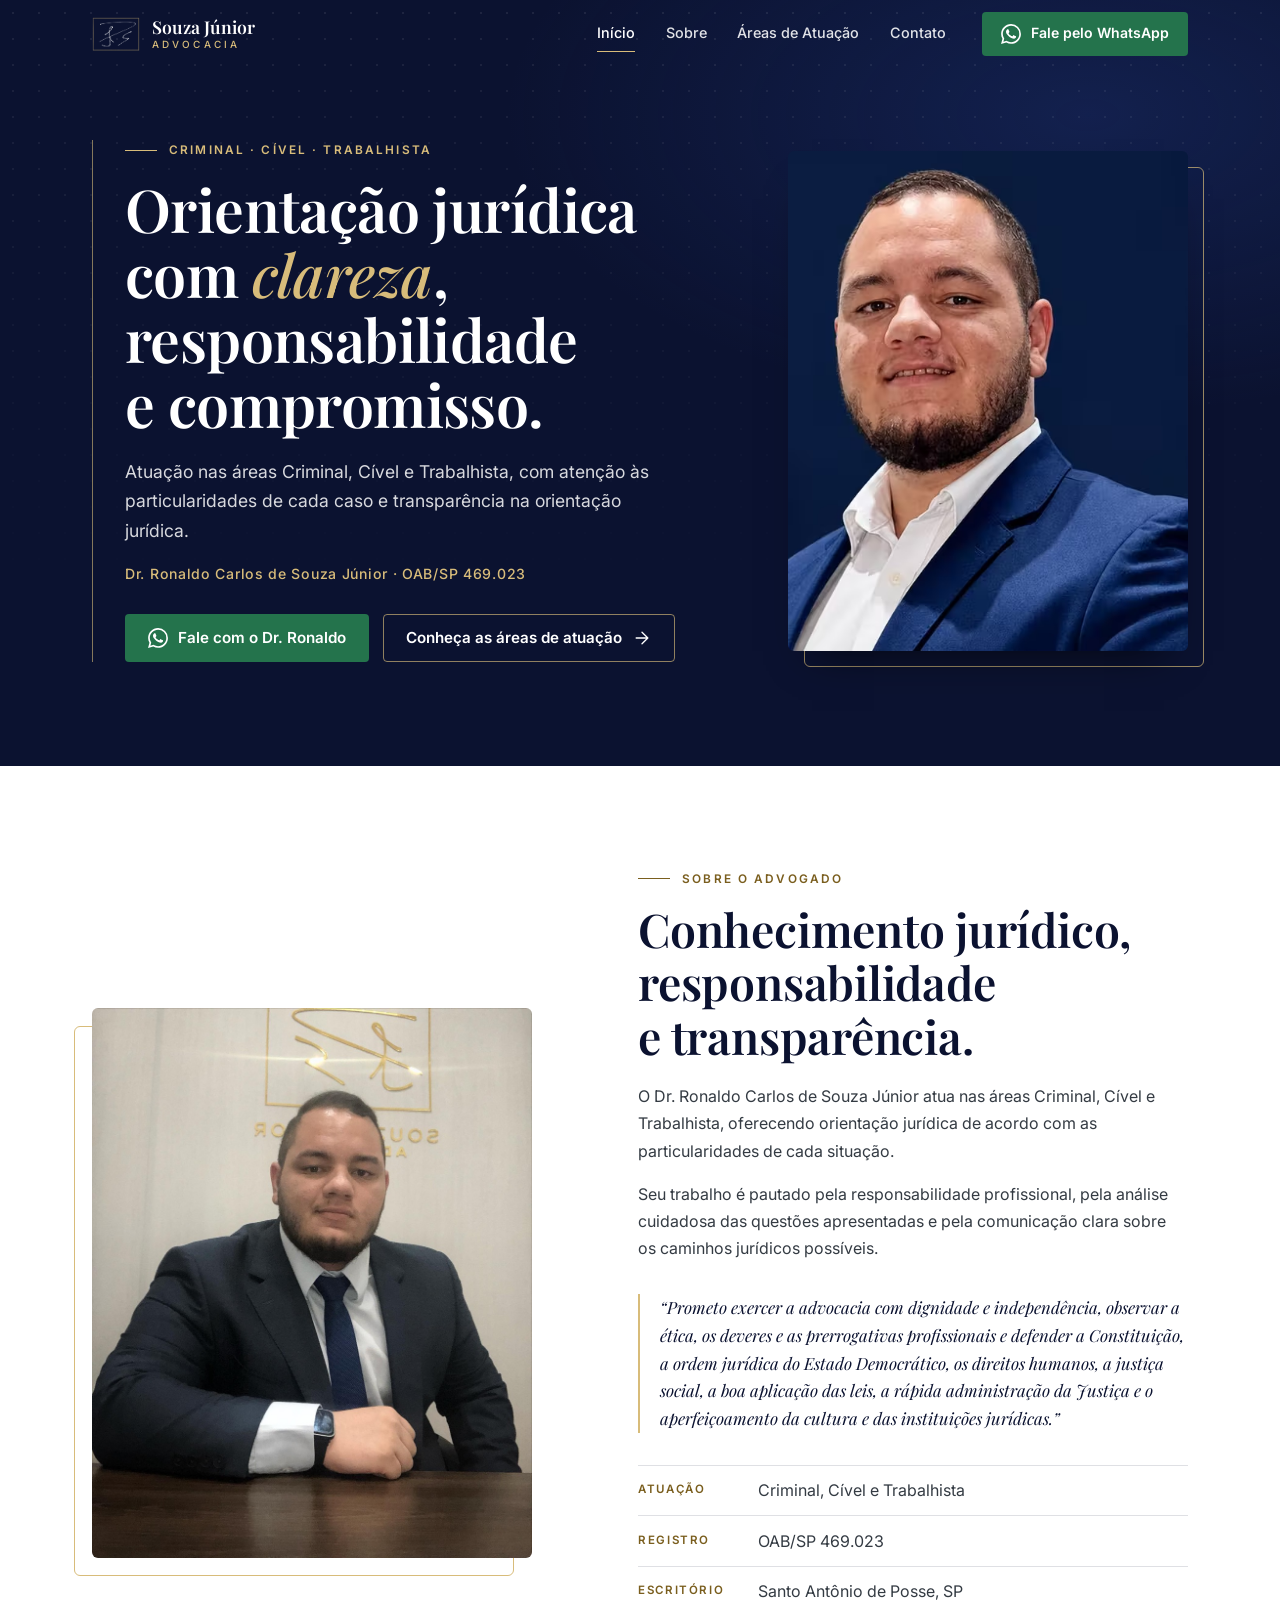
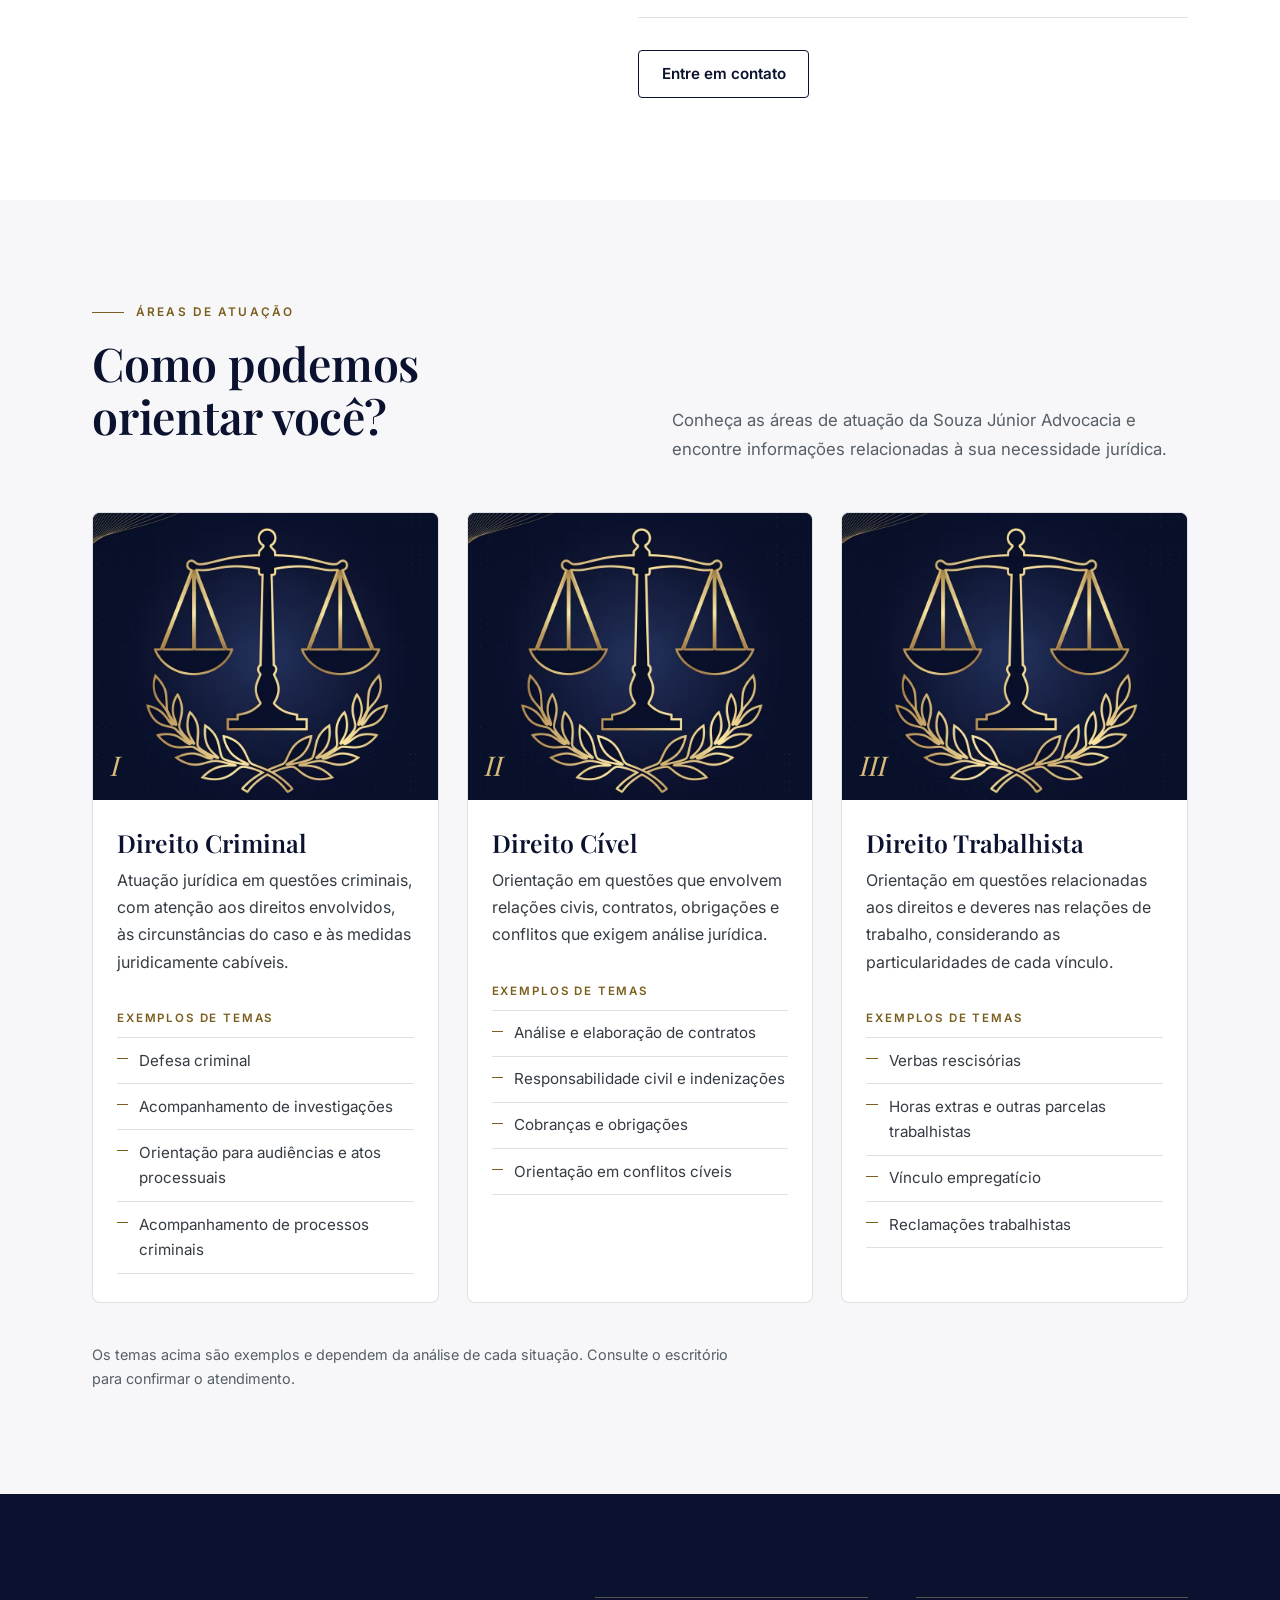
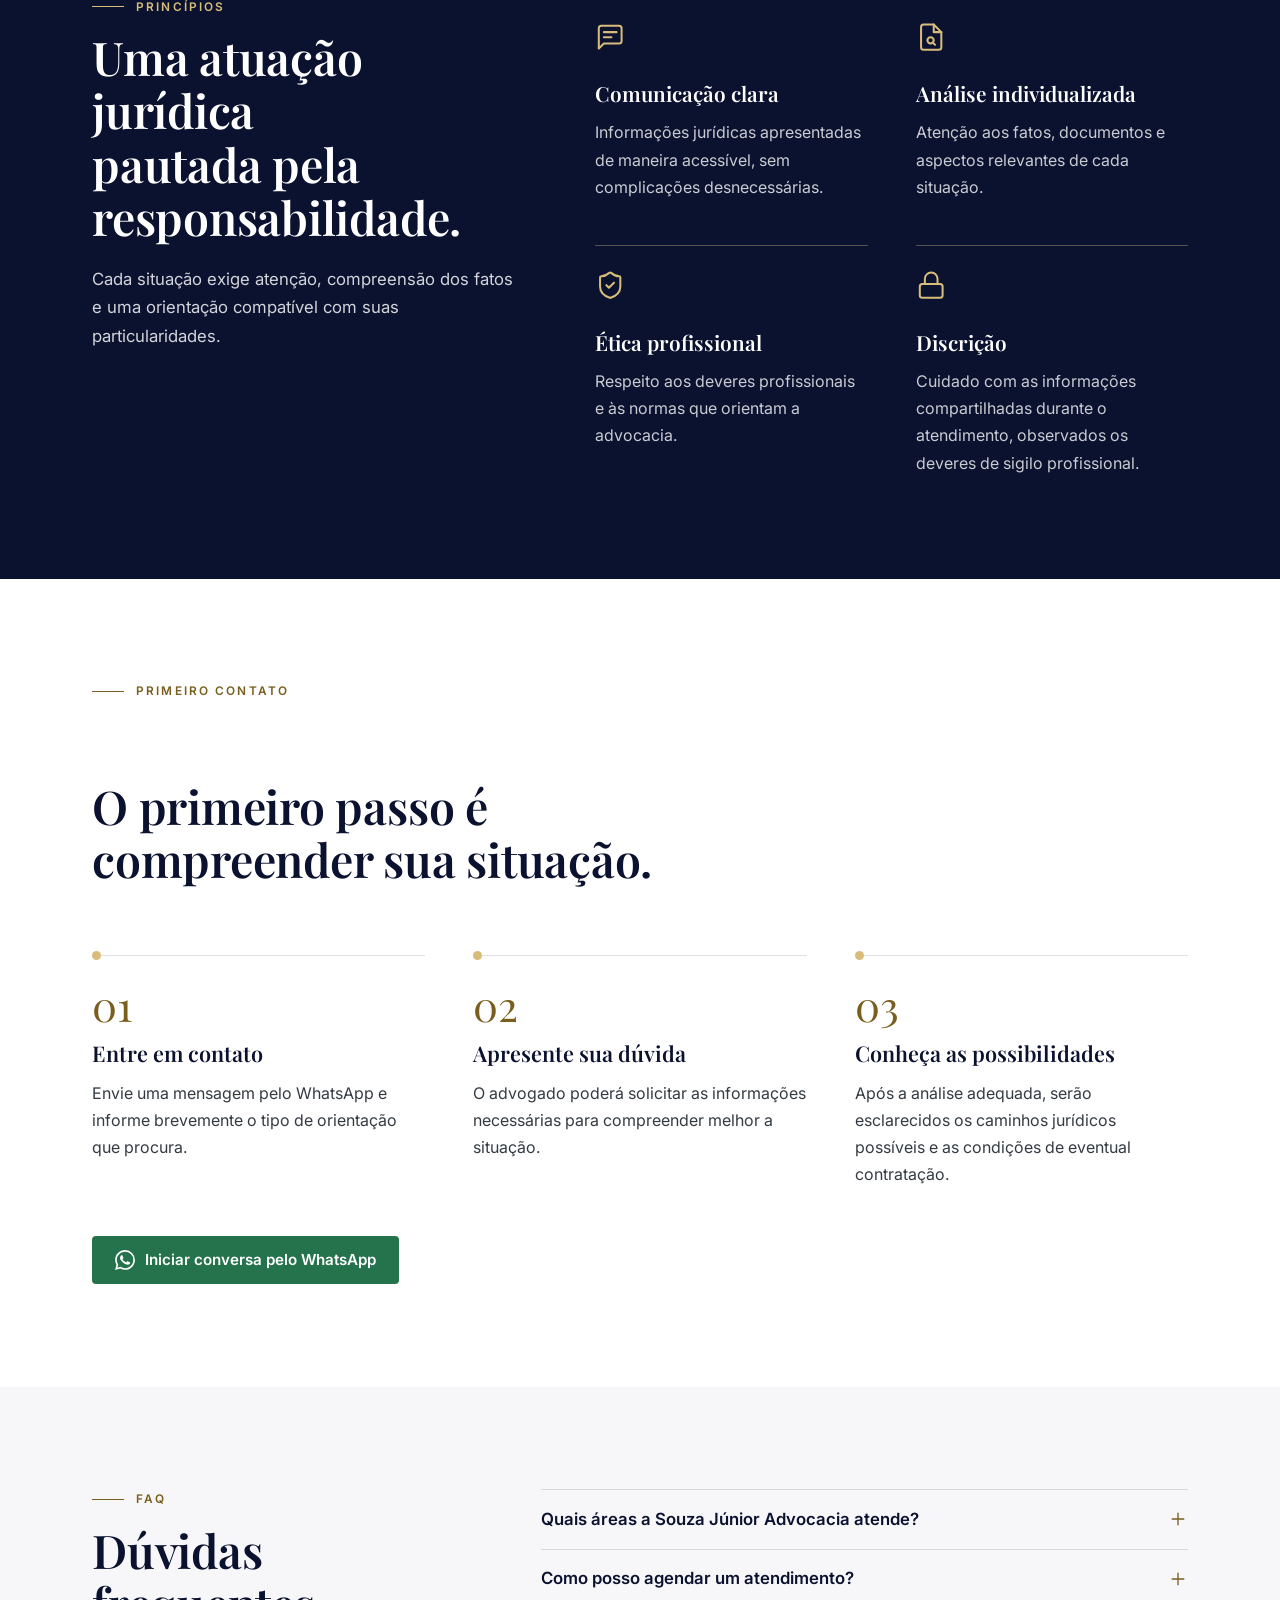
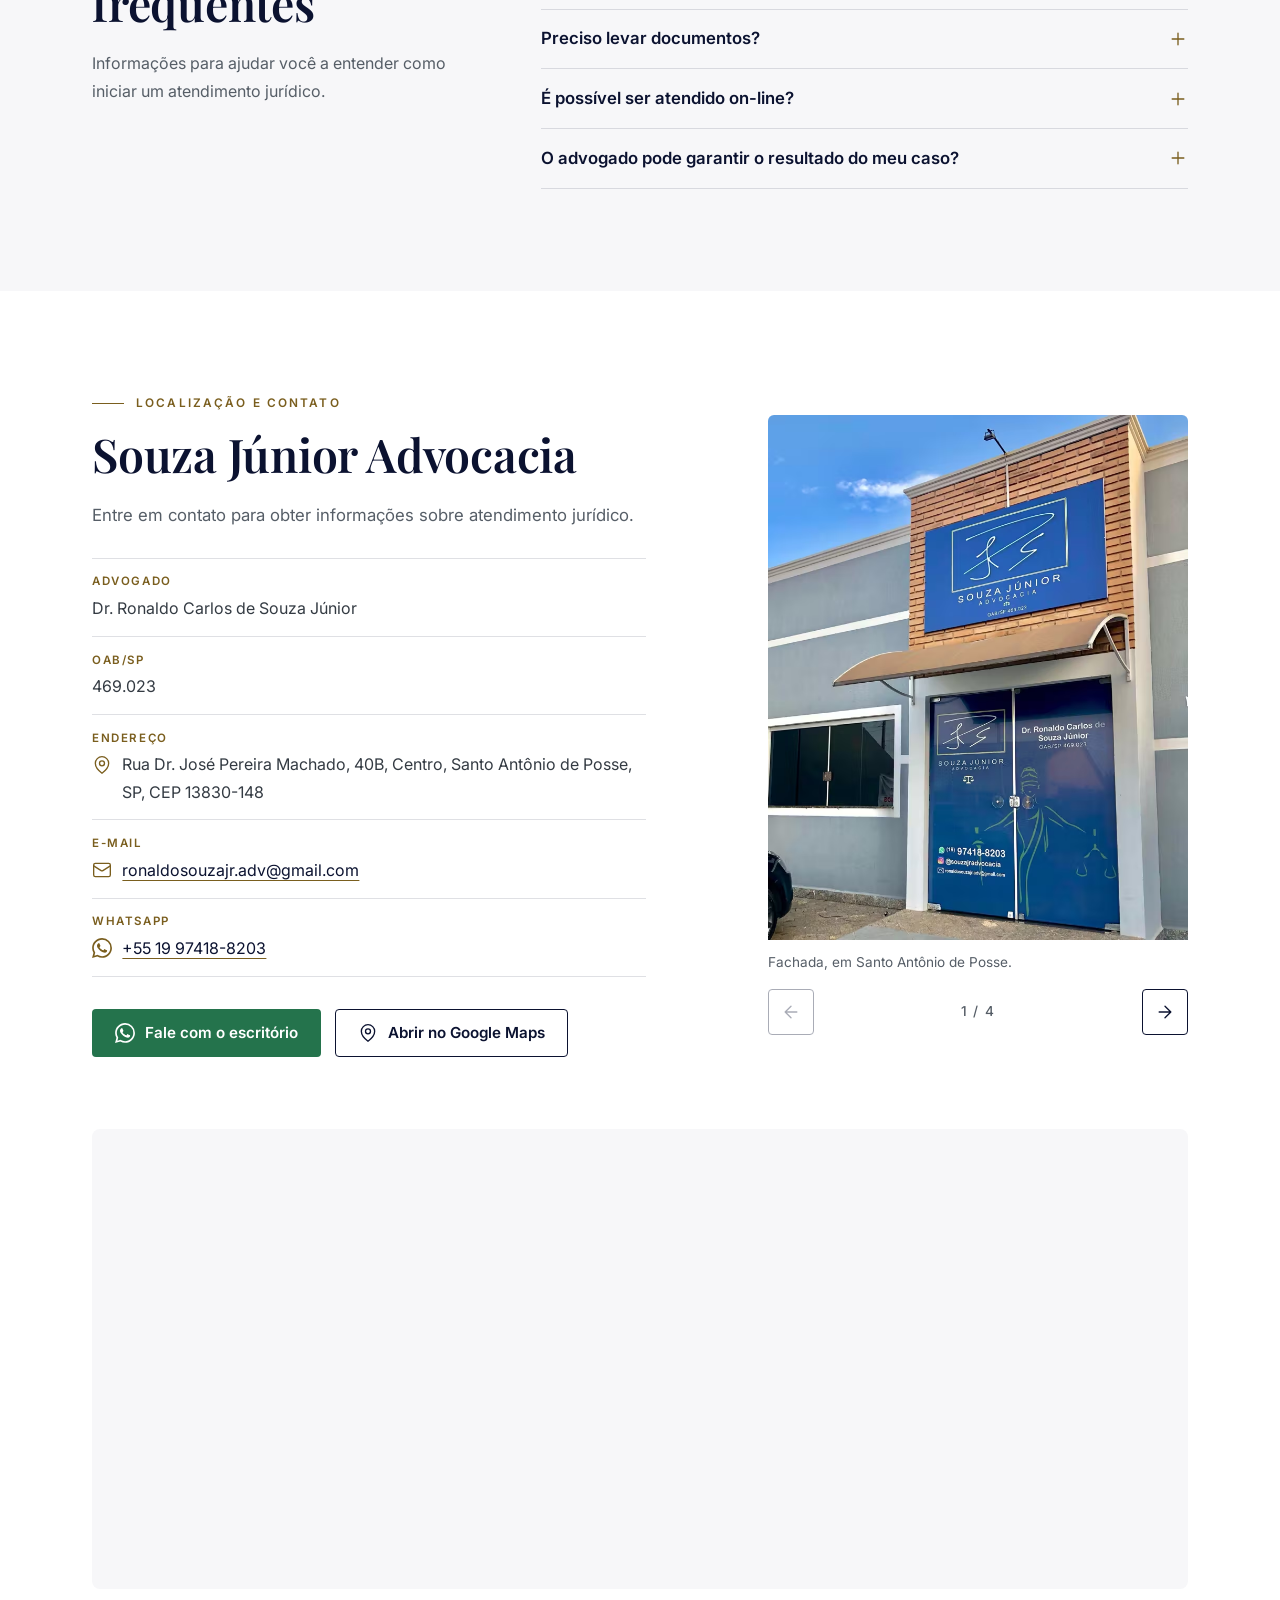
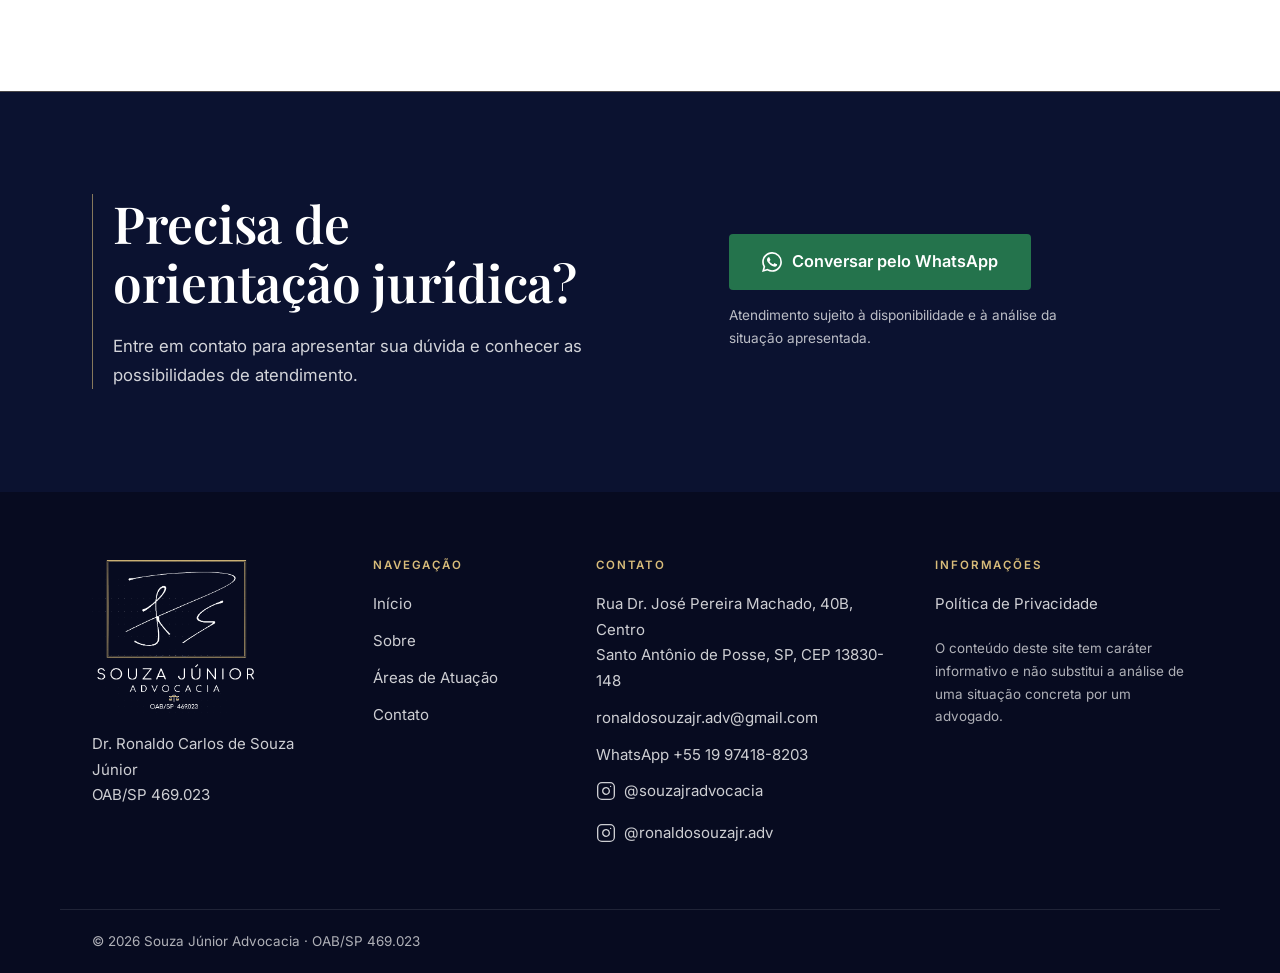
<file: index.html>
<!DOCTYPE html>
<html lang="pt-BR" class="no-js">
<head>
  <meta charset="utf-8">
  <meta name="viewport" content="width=device-width, initial-scale=1">
  <title>Souza Júnior Advocacia | Criminal, Cível e Trabalhista</title>
  <meta name="description" content="Conheça a atuação da Souza Júnior Advocacia nas áreas Criminal, Cível e Trabalhista em Santo Antônio de Posse/SP. Consulte informações sobre atendimento.">
  <meta name="theme-color" content="#0B1230">

  <!-- Compartilhamento (WhatsApp, Facebook, LinkedIn...).
       Quando o domínio definitivo existir, trocar og:image por URL completa e adicionar og:url. -->
  <meta property="og:type" content="website">
  <meta property="og:locale" content="pt_BR">
  <meta property="og:site_name" content="Souza Júnior Advocacia">
  <meta property="og:title" content="Souza Júnior Advocacia | Criminal, Cível e Trabalhista">
  <meta property="og:description" content="Atuação nas áreas Criminal, Cível e Trabalhista em Santo Antônio de Posse/SP. Consulte informações sobre atendimento.">
  <meta property="og:image" content="img/og-image.jpg">
  <meta property="og:image:width" content="1200">
  <meta property="og:image:height" content="630">
  <meta name="twitter:card" content="summary_large_image">

  <link rel="icon" type="image/png" sizes="48x48" href="img/favicon-48.png">
  <link rel="icon" type="image/png" sizes="192x192" href="img/favicon-192.png">
  <link rel="apple-touch-icon" href="img/apple-touch-icon.png">

  <script>document.documentElement.classList.replace("no-js", "js");</script>

  <link rel="preconnect" href="https://fonts.googleapis.com">
  <link rel="preconnect" href="https://fonts.gstatic.com" crossorigin>
  <link rel="stylesheet" href="https://fonts.googleapis.com/css2?family=Inter:wght@400;500;600&family=Playfair+Display:ital,wght@0,500;0,600;0,700;1,500;1,600&display=swap">
  <link rel="stylesheet" href="styles.css">

  <script type="application/ld+json">
  {
    "@context": "https://schema.org",
    "@type": "LegalService",
    "name": "Souza Júnior Advocacia",
    "telephone": "+55-19-97418-8203",
    "email": "ronaldosouzajr.adv@gmail.com",
    "address": {
      "@type": "PostalAddress",
      "streetAddress": "Rua Dr. José Pereira Machado, 40B",
      "addressLocality": "Santo Antônio de Posse",
      "addressRegion": "SP",
      "postalCode": "13830-148",
      "addressCountry": "BR"
    },
    "founder": { "@type": "Person", "name": "Ronaldo Carlos de Souza Júnior", "jobTitle": "Advogado" },
    "sameAs": [
      "https://www.instagram.com/souzajradvocacia/",
      "https://www.instagram.com/ronaldosouzajr.adv/"
    ]
  }
  </script>
</head>
<body>
  <!-- Ícones (lineares, estilo Lucide). Usados com <svg class="icon"><use href="#i-nome"/></svg> -->
  <svg xmlns="http://www.w3.org/2000/svg" style="position:absolute;width:0;height:0;overflow:hidden" aria-hidden="true" focusable="false">
    <symbol id="i-whatsapp" viewBox="0 0 24 24"><path d="M17.472 14.382c-.297-.149-1.758-.867-2.03-.967-.273-.099-.471-.148-.67.15-.197.297-.767.966-.94 1.164-.173.199-.347.223-.644.075-.297-.15-1.255-.463-2.39-1.475-.883-.788-1.48-1.761-1.653-2.059-.173-.297-.018-.458.13-.606.134-.133.298-.347.446-.52.149-.174.198-.298.298-.497.099-.198.05-.371-.025-.52-.075-.149-.669-1.612-.916-2.207-.242-.579-.487-.5-.669-.51-.173-.008-.371-.01-.57-.01-.198 0-.52.074-.792.372-.272.297-1.04 1.016-1.04 2.479 0 1.462 1.065 2.875 1.213 3.074.149.198 2.096 3.2 5.077 4.487.709.306 1.262.489 1.694.625.712.227 1.36.195 1.871.118.571-.085 1.758-.719 2.006-1.413.248-.694.248-1.289.173-1.413-.074-.124-.272-.198-.57-.347m-5.421 7.403h-.004a9.87 9.87 0 0 1-5.031-1.378l-.361-.214-3.741.982.998-3.648-.235-.374a9.86 9.86 0 0 1-1.51-5.26c.001-5.45 4.436-9.884 9.888-9.884 2.64 0 5.122 1.03 6.988 2.898a9.825 9.825 0 0 1 2.893 6.994c-.003 5.45-4.437 9.884-9.885 9.884m8.413-18.297A11.815 11.815 0 0 0 12.05 0C5.495 0 .16 5.335.157 11.892c0 2.096.547 4.142 1.588 5.945L.057 24l6.305-1.654a11.882 11.882 0 0 0 5.683 1.448h.005c6.554 0 11.89-5.335 11.893-11.893a11.821 11.821 0 0 0-3.48-8.413Z"/></symbol>
    <symbol id="i-menu" viewBox="0 0 24 24"><path d="M4 6h16M4 12h16M4 18h16"/></symbol>
    <symbol id="i-close" viewBox="0 0 24 24"><path d="M18 6 6 18M6 6l12 12"/></symbol>
    <symbol id="i-plus" viewBox="0 0 24 24"><path d="M12 5v14M5 12h14"/></symbol>
    <symbol id="i-arrow" viewBox="0 0 24 24"><path d="M5 12h14m-7-7 7 7-7 7"/></symbol>
    <symbol id="i-pin" viewBox="0 0 24 24"><path d="M20 10c0 6-8 12-8 12s-8-6-8-12a8 8 0 0 1 16 0Z"/><circle cx="12" cy="10" r="3"/></symbol>
    <symbol id="i-mail" viewBox="0 0 24 24"><rect width="20" height="16" x="2" y="4" rx="2"/><path d="m22 7-8.97 5.7a1.94 1.94 0 0 1-2.06 0L2 7"/></symbol>
    <symbol id="i-chat" viewBox="0 0 24 24"><path d="M21 15a2 2 0 0 1-2 2H7l-4 4V5a2 2 0 0 1 2-2h14a2 2 0 0 1 2 2z"/><path d="M7 8h10M7 12h6"/></symbol>
    <symbol id="i-file-search" viewBox="0 0 24 24"><path d="M14 2H6a2 2 0 0 0-2 2v16a2 2 0 0 0 2 2h12a2 2 0 0 0 2-2V8z"/><path d="M14 2v6h6"/><circle cx="11.5" cy="14.5" r="2.5"/><path d="m13.3 16.3 1.7 1.7"/></symbol>
    <symbol id="i-shield" viewBox="0 0 24 24"><path d="M20 13c0 5-3.5 7.5-7.66 8.95a1 1 0 0 1-.67-.01C7.5 20.5 4 18 4 13V6a1 1 0 0 1 1-1c2 0 4.5-1.2 6.24-2.72a1.17 1.17 0 0 1 1.52 0C14.51 3.81 17 5 19 5a1 1 0 0 1 1 1z"/><path d="m9 12 2 2 4-4"/></symbol>
    <symbol id="i-lock" viewBox="0 0 24 24"><rect width="18" height="11" x="3" y="11" rx="2"/><path d="M7 11V7a5 5 0 0 1 10 0v4"/></symbol>
    <symbol id="i-instagram" viewBox="0 0 24 24"><rect width="20" height="20" x="2" y="2" rx="5"/><path d="M16 11.37A4 4 0 1 1 12.63 8 4 4 0 0 1 16 11.37z"/><path d="M17.5 6.5h.01"/></symbol>
  </svg>

  <a class="skip-link" href="#conteudo">Ir para o conteúdo</a>

  <!-- ============ 1. HEADER ============ -->
  <header class="header" id="header">
    <div class="container header__bar">
      <a class="brand" href="#inicio" aria-label="Souza Júnior Advocacia, ir para o início">
        <img class="brand__mark" src="img/logo-icone.png" width="476" height="339" alt="">
        <span class="brand__text">
          <span class="brand__name">Souza Júnior</span>
          <span class="brand__sub">Advocacia</span>
        </span>
      </a>

      <nav class="nav" id="menu" aria-label="Principal">
        <ul class="nav__list">
          <li><a href="#inicio">Início</a></li>
          <li><a href="#sobre">Sobre</a></li>
          <li><a href="#areas">Áreas de Atuação</a></li>
          <li><a href="#contato">Contato</a></li>
        </ul>
        <a class="btn btn--wa nav__cta" data-wa="geral" href="https://wa.me/5519974188203">
          <svg class="icon icon--fill" aria-hidden="true"><use href="#i-whatsapp"/></svg>
          Fale pelo WhatsApp
        </a>
      </nav>

      <button class="menu-toggle" type="button" aria-expanded="false" aria-controls="menu" aria-label="Abrir menu">
        <svg class="icon icon--lg menu-toggle__open" aria-hidden="true"><use href="#i-menu"/></svg>
        <svg class="icon icon--lg menu-toggle__close" aria-hidden="true"><use href="#i-close"/></svg>
      </button>
    </div>
  </header>

  <main id="conteudo">

    <!-- ============ 2. HERO ============ -->
    <section class="hero" id="inicio" aria-labelledby="hero-title">
      <div class="container hero__grid">
        <div class="hero__copy">
          <p class="eyebrow">Criminal · Cível · Trabalhista</p>
          <h1 id="hero-title">Orientação jurídica com <em>clareza</em>, responsabilidade e compromisso.</h1>
          <p class="hero__lead">Atuação nas áreas Criminal, Cível e Trabalhista, com atenção às particularidades de cada caso e transparência na orientação jurídica.</p>
          <p class="hero__id">Dr. Ronaldo Carlos de Souza Júnior <span aria-hidden="true">·</span> OAB/SP 469.023</p>
          <div class="hero__actions">
            <a class="btn btn--wa" data-wa="geral" href="https://wa.me/5519974188203">
              <svg class="icon icon--fill" aria-hidden="true"><use href="#i-whatsapp"/></svg>
              Fale com o Dr. Ronaldo
            </a>
            <a class="btn btn--ghost" href="#areas">
              Conheça as áreas de atuação
              <svg class="icon" aria-hidden="true"><use href="#i-arrow"/></svg>
            </a>
          </div>
        </div>

        <figure class="hero__photo">
          <picture>
            <source srcset="img/hero-ronaldo.avif" type="image/avif">
            <img src="img/hero-ronaldo.jpg" width="514" height="642" fetchpriority="high" decoding="async"
                 alt="Retrato do Dr. Ronaldo Carlos de Souza Júnior, advogado, de terno azul e camisa branca">
          </picture>
        </figure>
      </div>
    </section>

    <!-- ============ 3. SOBRE ============ -->
    <section class="section section--white about" id="sobre" aria-labelledby="sobre-title">
      <div class="container about__grid">
        <figure class="about__photo">
          <!-- Foto principal da seção: JPG simples, sem lazy-loading e sem animação, para sempre aparecer. -->
          <img src="img/sobre-ronaldo.jpg" width="900" height="1125"
               alt="Dr. Ronaldo Carlos de Souza Júnior sentado à mesa de trabalho, com o logotipo do escritório ao fundo">
        </figure>

        <div class="about__copy reveal">
          <p class="eyebrow">Sobre o advogado</p>
          <h2 id="sobre-title">Conhecimento jurídico, responsabilidade e transparência.</h2>
          <p>O Dr. Ronaldo Carlos de Souza Júnior atua nas áreas Criminal, Cível e Trabalhista, oferecendo orientação jurídica de acordo com as particularidades de cada situação.</p>
          <p>Seu trabalho é pautado pela responsabilidade profissional, pela análise cuidadosa das questões apresentadas e pela comunicação clara sobre os caminhos jurídicos possíveis.</p>

          <!-- Texto do quadro exposto no escritório (aparece nas fotos fornecidas). Revisar com o advogado. -->
          <blockquote class="oath">
            <p>“Prometo exercer a advocacia com dignidade e independência, observar a ética, os deveres e as prerrogativas profissionais e defender a Constituição, a ordem jurídica do Estado Democrático, os direitos humanos, a justiça social, a boa aplicação das leis, a rápida administração da Justiça e o aperfeiçoamento da cultura e das instituições jurídicas.”</p>
          </blockquote>

          <!-- Para acrescentar formação, especializações ou trajetória DEPOIS de o advogado validar,
               basta incluir novas linhas (<div><dt>…</dt><dd>…</dd></div>) nesta lista. -->
          <dl class="facts">
            <div><dt>Atuação</dt><dd>Criminal, Cível e Trabalhista</dd></div>
            <div><dt>Registro</dt><dd>OAB/SP 469.023</dd></div>
            <div><dt>Escritório</dt><dd>Santo Antônio de Posse, SP</dd></div>
          </dl>

          <a class="btn btn--outline" href="#contato">Entre em contato</a>
        </div>
      </div>
    </section>

    <!-- ============ 4. ÁREAS DE ATUAÇÃO ============ -->
    <section class="section section--soft areas" id="areas" aria-labelledby="areas-title">
      <div class="container">
        <header class="section-head reveal">
          <div>
            <p class="eyebrow">Áreas de atuação</p>
            <h2 id="areas-title">Como podemos orientar você?</h2>
          </div>
          <p class="section-head__lead">Conheça as áreas de atuação da Souza Júnior Advocacia e encontre informações relacionadas à sua necessidade jurídica.</p>
        </header>

        <div class="areas__grid">
          <!-- Os temas listados são exemplos e ainda precisam ser validados pelo advogado. -->
          <article class="area reveal">
            <figure class="area__media">
              <picture>
                <source srcset="img/areas-simbolo.avif" type="image/avif">
                <img src="img/areas-simbolo.jpg" width="900" height="840" loading="lazy" decoding="async" alt="">
              </picture>
              <span class="area__num" aria-hidden="true">I</span>
            </figure>
            <div class="area__body">
              <h3>Direito Criminal</h3>
              <p>Atuação jurídica em questões criminais, com atenção aos direitos envolvidos, às circunstâncias do caso e às medidas juridicamente cabíveis.</p>
              <p class="area__label">Exemplos de temas</p>
              <ul class="area__list">
                <li>Defesa criminal</li>
                <li>Acompanhamento de investigações</li>
                <li>Orientação para audiências e atos processuais</li>
                <li>Acompanhamento de processos criminais</li>
              </ul>
            </div>
          </article>

          <article class="area reveal">
            <figure class="area__media">
              <picture>
                <source srcset="img/areas-simbolo.avif" type="image/avif">
                <img src="img/areas-simbolo.jpg" width="900" height="840" loading="lazy" decoding="async" alt="">
              </picture>
              <span class="area__num" aria-hidden="true">II</span>
            </figure>
            <div class="area__body">
              <h3>Direito Cível</h3>
              <p>Orientação em questões que envolvem relações civis, contratos, obrigações e conflitos que exigem análise jurídica.</p>
              <p class="area__label">Exemplos de temas</p>
              <ul class="area__list">
                <li>Análise e elaboração de contratos</li>
                <li>Responsabilidade civil e indenizações</li>
                <li>Cobranças e obrigações</li>
                <li>Orientação em conflitos cíveis</li>
              </ul>
            </div>
          </article>

          <article class="area reveal">
            <figure class="area__media">
              <picture>
                <source srcset="img/areas-simbolo.avif" type="image/avif">
                <img src="img/areas-simbolo.jpg" width="900" height="840" loading="lazy" decoding="async" alt="">
              </picture>
              <span class="area__num" aria-hidden="true">III</span>
            </figure>
            <div class="area__body">
              <h3>Direito Trabalhista</h3>
              <p>Orientação em questões relacionadas aos direitos e deveres nas relações de trabalho, considerando as particularidades de cada vínculo.</p>
              <p class="area__label">Exemplos de temas</p>
              <ul class="area__list">
                <li>Verbas rescisórias</li>
                <li>Horas extras e outras parcelas trabalhistas</li>
                <li>Vínculo empregatício</li>
                <li>Reclamações trabalhistas</li>
              </ul>
            </div>
          </article>
        </div>

        <p class="areas__note reveal">Os temas acima são exemplos e dependem da análise de cada situação. Consulte o escritório para confirmar o atendimento.</p>
      </div>
    </section>

    <!-- ============ 5. DIFERENCIAIS ============ -->
    <section class="section section--dark diffs" id="diferenciais" aria-labelledby="diferenciais-title">
      <div class="container diffs__grid">
        <div class="diffs__intro reveal">
          <p class="eyebrow">Princípios</p>
          <h2 id="diferenciais-title">Uma atuação jurídica pautada pela responsabilidade.</h2>
          <p class="diffs__lead">Cada situação exige atenção, compreensão dos fatos e uma orientação compatível com suas particularidades.</p>
        </div>

        <ul class="diffs__list">
          <li class="diff reveal">
            <svg class="icon icon--gold" aria-hidden="true"><use href="#i-chat"/></svg>
            <h3>Comunicação clara</h3>
            <p>Informações jurídicas apresentadas de maneira acessível, sem complicações desnecessárias.</p>
          </li>
          <li class="diff reveal">
            <svg class="icon icon--gold" aria-hidden="true"><use href="#i-file-search"/></svg>
            <h3>Análise individualizada</h3>
            <p>Atenção aos fatos, documentos e aspectos relevantes de cada situação.</p>
          </li>
          <li class="diff reveal">
            <svg class="icon icon--gold" aria-hidden="true"><use href="#i-shield"/></svg>
            <h3>Ética profissional</h3>
            <p>Respeito aos deveres profissionais e às normas que orientam a advocacia.</p>
          </li>
          <li class="diff reveal">
            <svg class="icon icon--gold" aria-hidden="true"><use href="#i-lock"/></svg>
            <h3>Discrição</h3>
            <p>Cuidado com as informações compartilhadas durante o atendimento, observados os deveres de sigilo profissional.</p>
          </li>
        </ul>
      </div>
    </section>

    <!-- ============ 6. COMO FUNCIONA O PRIMEIRO CONTATO ============ -->
    <section class="section section--white steps-section" id="atendimento" aria-labelledby="atendimento-title">
      <div class="container">
        <header class="section-head section-head--single reveal">
          <p class="eyebrow">Primeiro contato</p>
          <h2 id="atendimento-title">O primeiro passo é compreender sua situação.</h2>
        </header>

        <ol class="steps">
          <li class="step reveal">
            <span class="step__num" aria-hidden="true">01</span>
            <h3>Entre em contato</h3>
            <p>Envie uma mensagem pelo WhatsApp e informe brevemente o tipo de orientação que procura.</p>
          </li>
          <li class="step reveal">
            <span class="step__num" aria-hidden="true">02</span>
            <h3>Apresente sua dúvida</h3>
            <p>O advogado poderá solicitar as informações necessárias para compreender melhor a situação.</p>
          </li>
          <li class="step reveal">
            <span class="step__num" aria-hidden="true">03</span>
            <h3>Conheça as possibilidades</h3>
            <p>Após a análise adequada, serão esclarecidos os caminhos jurídicos possíveis e as condições de eventual contratação.</p>
          </li>
        </ol>

        <div class="steps__cta reveal">
          <a class="btn btn--wa" data-wa="geral" href="https://wa.me/5519974188203">
            <svg class="icon icon--fill" aria-hidden="true"><use href="#i-whatsapp"/></svg>
            Iniciar conversa pelo WhatsApp
          </a>
        </div>
      </div>
    </section>

    <!-- ============ 7. FAQ ============ -->
    <section class="section section--soft faq" id="duvidas" aria-labelledby="duvidas-title">
      <div class="container faq__grid">
        <div class="faq__intro reveal">
          <p class="eyebrow">FAQ</p>
          <h2 id="duvidas-title">Dúvidas frequentes</h2>
          <p class="faq__lead">Informações para ajudar você a entender como iniciar um atendimento jurídico.</p>
        </div>

        <div class="accordion reveal" data-accordion>
          <div class="accordion__item">
            <h3><button type="button" class="accordion__btn" id="faq-b1" aria-expanded="true" aria-controls="faq-p1">
              <span>Quais áreas a Souza Júnior Advocacia atende?</span>
              <svg class="icon" aria-hidden="true"><use href="#i-plus"/></svg>
            </button></h3>
            <div class="accordion__panel" id="faq-p1" role="region" aria-labelledby="faq-b1">
              <p>O escritório informa atuação nas áreas Criminal, Cível e Trabalhista. Os serviços específicos podem ser confirmados diretamente com o Dr. Ronaldo.</p>
            </div>
          </div>
          <div class="accordion__item">
            <h3><button type="button" class="accordion__btn" id="faq-b2" aria-expanded="true" aria-controls="faq-p2">
              <span>Como posso agendar um atendimento?</span>
              <svg class="icon" aria-hidden="true"><use href="#i-plus"/></svg>
            </button></h3>
            <div class="accordion__panel" id="faq-p2" role="region" aria-labelledby="faq-b2">
              <p>Entre em contato pelo WhatsApp profissional para consultar a disponibilidade e as condições de atendimento.</p>
            </div>
          </div>
          <div class="accordion__item">
            <h3><button type="button" class="accordion__btn" id="faq-b3" aria-expanded="true" aria-controls="faq-p3">
              <span>Preciso levar documentos?</span>
              <svg class="icon" aria-hidden="true"><use href="#i-plus"/></svg>
            </button></h3>
            <div class="accordion__panel" id="faq-p3" role="region" aria-labelledby="faq-b3">
              <p>Os documentos necessários dependem da situação. Primeiro, descreva brevemente sua dúvida e aguarde a orientação sobre o que será necessário.</p>
            </div>
          </div>
          <div class="accordion__item">
            <h3><button type="button" class="accordion__btn" id="faq-b4" aria-expanded="true" aria-controls="faq-p4">
              <span>É possível ser atendido on-line?</span>
              <svg class="icon" aria-hidden="true"><use href="#i-plus"/></svg>
            </button></h3>
            <div class="accordion__panel" id="faq-p4" role="region" aria-labelledby="faq-b4">
              <p>Consulte o escritório para confirmar as modalidades de atendimento disponíveis.</p>
            </div>
          </div>
          <div class="accordion__item">
            <h3><button type="button" class="accordion__btn" id="faq-b5" aria-expanded="true" aria-controls="faq-p5">
              <span>O advogado pode garantir o resultado do meu caso?</span>
              <svg class="icon" aria-hidden="true"><use href="#i-plus"/></svg>
            </button></h3>
            <div class="accordion__panel" id="faq-p5" role="region" aria-labelledby="faq-b5">
              <p>Não é possível garantir previamente um resultado jurídico. Cada situação depende de seus fatos, das provas, da legislação aplicável e das decisões pertinentes.</p>
            </div>
          </div>
        </div>
      </div>
    </section>

    <!-- ============ 8. LOCALIZAÇÃO E CONTATO ============ -->
    <section class="section section--white contact" id="contato" aria-labelledby="contato-title">
      <div class="container contact__grid">
        <div class="contact__copy reveal">
          <p class="eyebrow">Localização e contato</p>
          <h2 id="contato-title">Souza Júnior Advocacia</h2>
          <p class="contact__lead">Entre em contato para obter informações sobre atendimento jurídico.</p>

          <dl class="contact__list">
            <div>
              <dt>Advogado</dt>
              <dd>Dr. Ronaldo Carlos de Souza Júnior</dd>
            </div>
            <div>
              <dt>OAB/SP</dt>
              <dd>469.023</dd>
            </div>
            <div>
              <dt>Endereço</dt>
              <dd>
                <svg class="icon icon--ink" aria-hidden="true"><use href="#i-pin"/></svg>
                <span>Rua Dr. José Pereira Machado, 40B, Centro, Santo Antônio de Posse, SP, CEP 13830-148</span>
              </dd>
            </div>
            <div>
              <dt>E-mail</dt>
              <dd>
                <svg class="icon icon--ink" aria-hidden="true"><use href="#i-mail"/></svg>
                <a data-link="email" href="mailto:ronaldosouzajr.adv@gmail.com">ronaldosouzajr.adv@gmail.com</a>
              </dd>
            </div>
            <div>
              <dt>WhatsApp</dt>
              <dd>
                <svg class="icon icon--ink icon--fill" aria-hidden="true"><use href="#i-whatsapp"/></svg>
                <a data-wa="geral" href="https://wa.me/5519974188203">+55 19 97418-8203</a>
              </dd>
            </div>
          </dl>

          <div class="contact__actions">
            <a class="btn btn--wa" data-wa="geral" href="https://wa.me/5519974188203">
              <svg class="icon icon--fill" aria-hidden="true"><use href="#i-whatsapp"/></svg>
              Fale com o escritório
            </a>
            <a class="btn btn--outline" data-link="maps" href="https://www.google.com/maps/search/?api=1&amp;query=Rua+Dr.+Jose+Pereira+Machado+40B+Centro+Santo+Antonio+de+Posse+SP" target="_blank" rel="noopener noreferrer">
              <svg class="icon" aria-hidden="true"><use href="#i-pin"/></svg>
              Abrir no Google Maps
            </a>
          </div>
        </div>

        <div class="contact__gallery reveal">
          <div class="carousel" role="region" aria-roledescription="carrossel" aria-label="Fotos do escritório" data-carousel>
            <ul class="carousel__track" tabindex="0" aria-label="Fotos, deslize para o lado ou use as setas do teclado">
              <li class="carousel__slide" aria-roledescription="slide" aria-label="1 de 4">
                <figure>
                  <picture>
                    <source srcset="img/fachada.avif" type="image/avif">
                    <img src="img/fachada.jpg" width="800" height="1000" loading="lazy" decoding="async"
                         alt="Fachada do escritório Souza Júnior Advocacia, com a placa e a porta de vidro identificadas">
                  </picture>
                  <figcaption>Fachada, em Santo Antônio de Posse.</figcaption>
                </figure>
              </li>
              <li class="carousel__slide" aria-roledescription="slide" aria-label="2 de 4">
                <figure>
                  <picture>
                    <source srcset="img/ambiente-sala.avif" type="image/avif">
                    <img src="img/ambiente-sala.jpg" width="800" height="1000" loading="lazy" decoding="async"
                         alt="Sala de atendimento com a mesa de trabalho, duas cadeiras para os clientes e o logotipo do escritório na parede">
                  </picture>
                  <figcaption>Sala de atendimento.</figcaption>
                </figure>
              </li>
              <li class="carousel__slide" aria-roledescription="slide" aria-label="3 de 4">
                <figure>
                  <picture>
                    <source srcset="img/ambiente-mesa.avif" type="image/avif">
                    <img src="img/ambiente-mesa.jpg" width="800" height="997" loading="lazy" decoding="async"
                         alt="A sala de atendimento vista de outro ângulo, com a mesa, a estante e a televisão">
                  </picture>
                  <figcaption>Sala de atendimento, outro ângulo.</figcaption>
                </figure>
              </li>
              <li class="carousel__slide" aria-roledescription="slide" aria-label="4 de 4">
                <figure>
                  <picture>
                    <source srcset="img/ambiente-recepcao.avif" type="image/avif">
                    <img src="img/ambiente-recepcao.jpg" width="800" height="1000" loading="lazy" decoding="async"
                         alt="Sala de espera com poltronas azuis e quadros na parede">
                  </picture>
                  <figcaption>Sala de espera.</figcaption>
                </figure>
              </li>
            </ul>
            <div class="carousel__controls">
              <button type="button" class="carousel__btn" data-carousel-prev aria-label="Foto anterior">
                <svg class="icon carousel__flip" aria-hidden="true"><use href="#i-arrow"/></svg>
              </button>
              <span class="carousel__count" data-carousel-count aria-hidden="true">1 / 4</span>
              <button type="button" class="carousel__btn" data-carousel-next aria-label="Próxima foto">
                <svg class="icon" aria-hidden="true"><use href="#i-arrow"/></svg>
              </button>
            </div>
          </div>
        </div>
      </div>

      <div class="container map reveal" id="mapa">
        <div class="map__box">
          <iframe src="https://www.google.com/maps?q=Rua+Dr.+Jos%C3%A9+Pereira+Machado+40B+Centro+Santo+Ant%C3%B4nio+de+Posse+SP&amp;hl=pt-BR&amp;z=17&amp;output=embed"
                  title="Mapa com a localização do escritório Souza Júnior Advocacia" loading="lazy"
                  referrerpolicy="no-referrer-when-downgrade" allowfullscreen></iframe>
        </div>
      </div>
    </section>

    <!-- ============ 9. CTA FINAL ============ -->
    <section class="section section--dark final-cta" id="cta-final" aria-labelledby="cta-title">
      <div class="container final-cta__inner">
        <div class="final-cta__copy">
          <h2 id="cta-title">Precisa de orientação jurídica?</h2>
          <p>Entre em contato para apresentar sua dúvida e conhecer as possibilidades de atendimento.</p>
        </div>
        <div class="final-cta__action">
          <a class="btn btn--wa btn--lg" data-wa="geral" href="https://wa.me/5519974188203">
            <svg class="icon icon--fill" aria-hidden="true"><use href="#i-whatsapp"/></svg>
            Conversar pelo WhatsApp
          </a>
          <p class="final-cta__aux">Atendimento sujeito à disponibilidade e à análise da situação apresentada.</p>
        </div>
      </div>
    </section>
  </main>

  <!-- ============ 10. FOOTER ============ -->
  <footer class="footer">
    <div class="container footer__grid">
      <div class="footer__brand">
        <img src="img/logo-completo.png" width="560" height="525" loading="lazy" decoding="async"
             alt="Souza Júnior Advocacia, logotipo com a assinatura do advogado dentro de uma moldura">
        <p>Dr. Ronaldo Carlos de Souza Júnior<br>OAB/SP 469.023</p>
      </div>

      <nav class="footer__col" aria-label="Rodapé">
        <p class="footer__title">Navegação</p>
        <ul>
          <li><a href="#inicio">Início</a></li>
          <li><a href="#sobre">Sobre</a></li>
          <li><a href="#areas">Áreas de Atuação</a></li>
          <li><a href="#contato">Contato</a></li>
        </ul>
      </nav>

      <div class="footer__col">
        <p class="footer__title">Contato</p>
        <ul>
          <li>Rua Dr. José Pereira Machado, 40B, Centro<br>Santo Antônio de Posse, SP, CEP 13830-148</li>
          <li><a data-link="email" href="mailto:ronaldosouzajr.adv@gmail.com">ronaldosouzajr.adv@gmail.com</a></li>
          <li><a data-wa="geral" href="https://wa.me/5519974188203">WhatsApp +55 19 97418-8203</a></li>
          <li class="footer__social">
            <a data-link="instagram-office" href="https://www.instagram.com/souzajradvocacia/" target="_blank" rel="noopener noreferrer">
              <svg class="icon" aria-hidden="true"><use href="#i-instagram"/></svg>@souzajradvocacia
            </a>
          </li>
          <li class="footer__social">
            <a data-link="instagram-lawyer" href="https://www.instagram.com/ronaldosouzajr.adv/" target="_blank" rel="noopener noreferrer">
              <svg class="icon" aria-hidden="true"><use href="#i-instagram"/></svg>@ronaldosouzajr.adv
            </a>
          </li>
        </ul>
      </div>

      <div class="footer__col">
        <p class="footer__title">Informações</p>
        <ul>
          <li><a href="politica-de-privacidade.html">Política de Privacidade</a></li>
        </ul>
        <p class="footer__disclaimer">O conteúdo deste site tem caráter informativo e não substitui a análise de uma situação concreta por um advogado.</p>
      </div>
    </div>

    <div class="container footer__bottom">
      <p>© <span data-year>2026</span> Souza Júnior Advocacia · OAB/SP 469.023</p>
    </div>
  </footer>

  <!-- Botão flutuante (só no celular; some perto do contato e do rodapé) -->
  <a class="btn btn--wa wa-float" data-wa="geral" href="https://wa.me/5519974188203" aria-label="Conversar pelo WhatsApp">
    <svg class="icon icon--fill icon--lg" aria-hidden="true"><use href="#i-whatsapp"/></svg>
  </a>

  <script src="config.js"></script>
  <script src="script.js"></script>
</body>
</html>
</file>
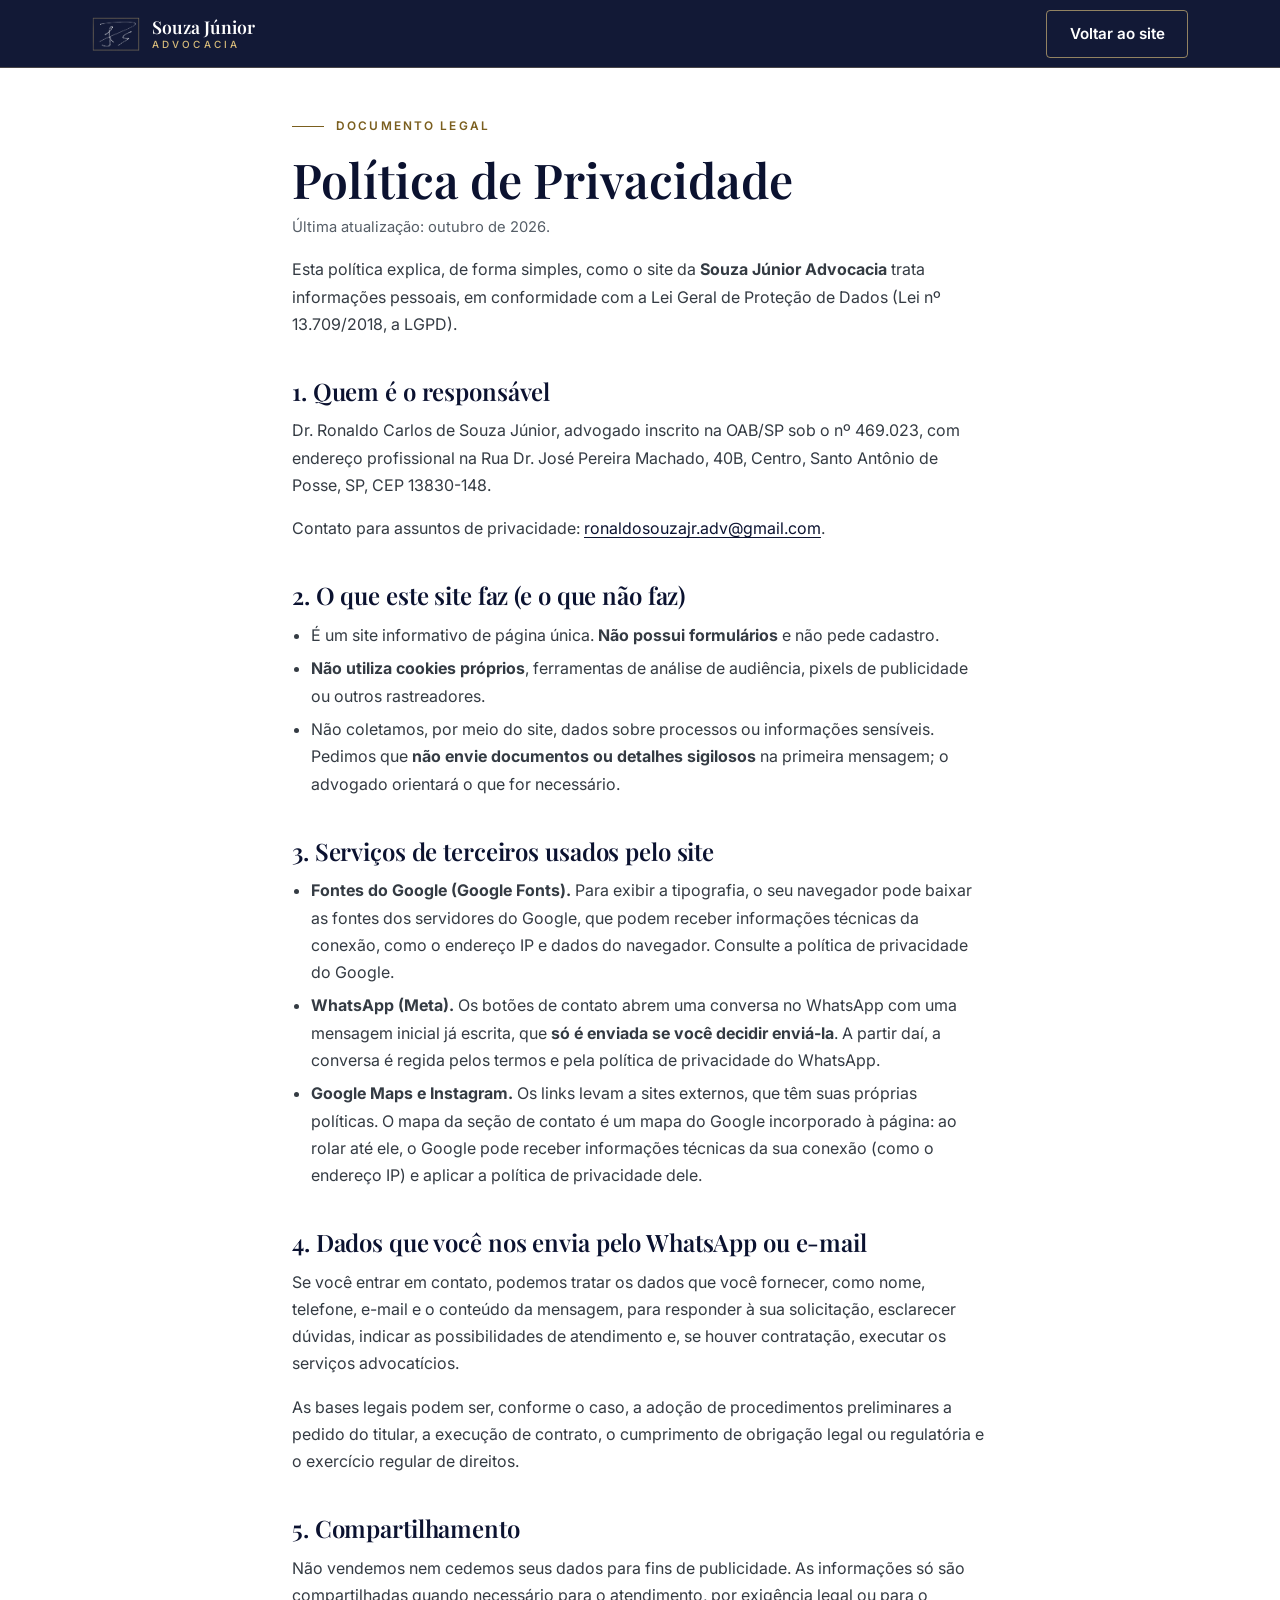
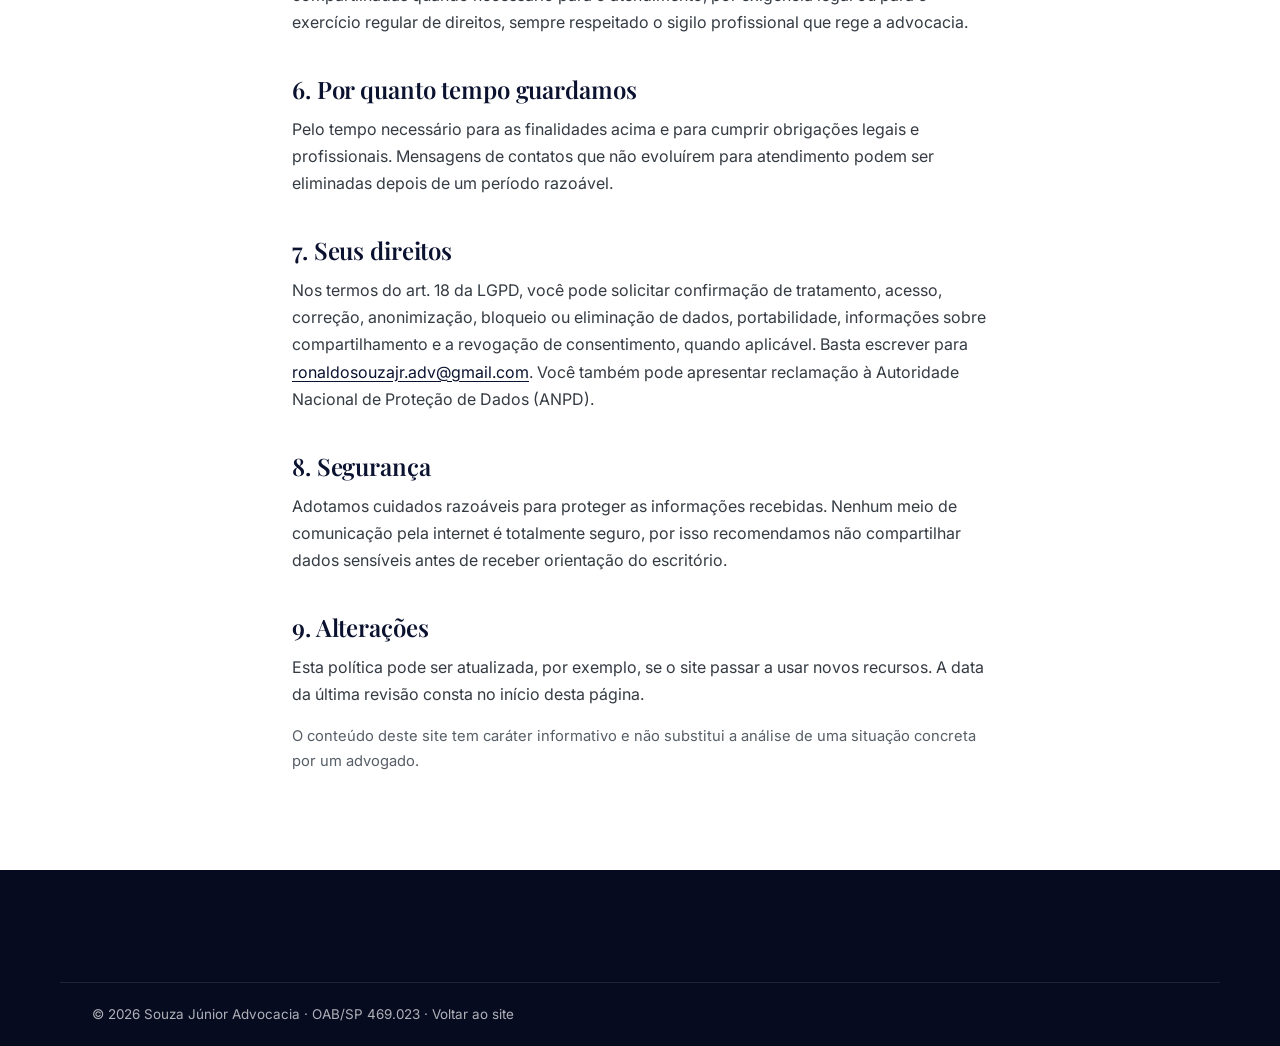
<file: politica-de-privacidade.html>
<!DOCTYPE html>
<html lang="pt-BR" class="no-js">
<head>
  <meta charset="utf-8">
  <meta name="viewport" content="width=device-width, initial-scale=1">
  <title>Política de Privacidade | Souza Júnior Advocacia</title>
  <meta name="description" content="Como o site da Souza Júnior Advocacia trata dados pessoais, em conformidade com a LGPD.">
  <meta name="theme-color" content="#0B1230">
  <link rel="icon" type="image/png" sizes="48x48" href="img/favicon-48.png">
  <link rel="icon" type="image/png" sizes="192x192" href="img/favicon-192.png">
  <link rel="apple-touch-icon" href="img/apple-touch-icon.png">
  <script>document.documentElement.classList.replace("no-js", "js");</script>
  <link rel="preconnect" href="https://fonts.googleapis.com">
  <link rel="preconnect" href="https://fonts.gstatic.com" crossorigin>
  <link rel="stylesheet" href="https://fonts.googleapis.com/css2?family=Inter:wght@400;500;600&family=Playfair+Display:ital,wght@0,500;0,600;0,700;1,500;1,600&display=swap">
  <link rel="stylesheet" href="styles.css">
</head>
<body>
  <a class="skip-link" href="#conteudo">Ir para o conteúdo</a>

  <header class="header header--solid">
    <div class="container header__bar">
      <a class="brand" href="index.html" aria-label="Souza Júnior Advocacia, voltar ao site">
        <img class="brand__mark" src="img/logo-icone.png" width="476" height="339" alt="">
        <span class="brand__text">
          <span class="brand__name">Souza Júnior</span>
          <span class="brand__sub">Advocacia</span>
        </span>
      </a>
      <a class="btn btn--ghost" href="index.html">Voltar ao site</a>
    </div>
  </header>

  <main class="legal" id="conteudo">
    <div class="container">
      <p class="eyebrow">Documento legal</p>
      <h1>Política de Privacidade</h1>
      <p class="legal__meta">Última atualização: outubro de 2026.</p>

      <!-- MINUTA: texto preparado para revisão e aprovação do Dr. Ronaldo antes da publicação. -->

      <p>Esta política explica, de forma simples, como o site da <strong>Souza Júnior Advocacia</strong> trata informações pessoais, em conformidade com a Lei Geral de Proteção de Dados (Lei nº 13.709/2018, a LGPD).</p>

      <h2>1. Quem é o responsável</h2>
      <p>Dr. Ronaldo Carlos de Souza Júnior, advogado inscrito na OAB/SP sob o nº 469.023, com endereço profissional na Rua Dr. José Pereira Machado, 40B, Centro, Santo Antônio de Posse, SP, CEP 13830-148.</p>
      <p>Contato para assuntos de privacidade: <a href="mailto:ronaldosouzajr.adv@gmail.com">ronaldosouzajr.adv@gmail.com</a>.</p>

      <h2>2. O que este site faz (e o que não faz)</h2>
      <ul>
        <li>É um site informativo de página única. <strong>Não possui formulários</strong> e não pede cadastro.</li>
        <li><strong>Não utiliza cookies próprios</strong>, ferramentas de análise de audiência, pixels de publicidade ou outros rastreadores.</li>
        <li>Não coletamos, por meio do site, dados sobre processos ou informações sensíveis. Pedimos que <strong>não envie documentos ou detalhes sigilosos</strong> na primeira mensagem; o advogado orientará o que for necessário.</li>
      </ul>

      <h2>3. Serviços de terceiros usados pelo site</h2>
      <ul>
        <li><strong>Fontes do Google (Google Fonts).</strong> Para exibir a tipografia, o seu navegador pode baixar as fontes dos servidores do Google, que podem receber informações técnicas da conexão, como o endereço IP e dados do navegador. Consulte a política de privacidade do Google.</li>
        <li><strong>WhatsApp (Meta).</strong> Os botões de contato abrem uma conversa no WhatsApp com uma mensagem inicial já escrita, que <strong>só é enviada se você decidir enviá-la</strong>. A partir daí, a conversa é regida pelos termos e pela política de privacidade do WhatsApp.</li>
        <li><strong>Google Maps e Instagram.</strong> Os links levam a sites externos, que têm suas próprias políticas. O mapa da seção de contato é um mapa do Google incorporado à página: ao rolar até ele, o Google pode receber informações técnicas da sua conexão (como o endereço IP) e aplicar a política de privacidade dele.</li>
      </ul>

      <h2>4. Dados que você nos envia pelo WhatsApp ou e-mail</h2>
      <p>Se você entrar em contato, podemos tratar os dados que você fornecer, como nome, telefone, e-mail e o conteúdo da mensagem, para responder à sua solicitação, esclarecer dúvidas, indicar as possibilidades de atendimento e, se houver contratação, executar os serviços advocatícios.</p>
      <p>As bases legais podem ser, conforme o caso, a adoção de procedimentos preliminares a pedido do titular, a execução de contrato, o cumprimento de obrigação legal ou regulatória e o exercício regular de direitos.</p>

      <h2>5. Compartilhamento</h2>
      <p>Não vendemos nem cedemos seus dados para fins de publicidade. As informações só são compartilhadas quando necessário para o atendimento, por exigência legal ou para o exercício regular de direitos, sempre respeitado o sigilo profissional que rege a advocacia.</p>

      <h2>6. Por quanto tempo guardamos</h2>
      <p>Pelo tempo necessário para as finalidades acima e para cumprir obrigações legais e profissionais. Mensagens de contatos que não evoluírem para atendimento podem ser eliminadas depois de um período razoável.</p>

      <h2>7. Seus direitos</h2>
      <p>Nos termos do art. 18 da LGPD, você pode solicitar confirmação de tratamento, acesso, correção, anonimização, bloqueio ou eliminação de dados, portabilidade, informações sobre compartilhamento e a revogação de consentimento, quando aplicável. Basta escrever para <a href="mailto:ronaldosouzajr.adv@gmail.com">ronaldosouzajr.adv@gmail.com</a>. Você também pode apresentar reclamação à Autoridade Nacional de Proteção de Dados (ANPD).</p>

      <h2>8. Segurança</h2>
      <p>Adotamos cuidados razoáveis para proteger as informações recebidas. Nenhum meio de comunicação pela internet é totalmente seguro, por isso recomendamos não compartilhar dados sensíveis antes de receber orientação do escritório.</p>

      <h2>9. Alterações</h2>
      <p>Esta política pode ser atualizada, por exemplo, se o site passar a usar novos recursos. A data da última revisão consta no início desta página.</p>

      <p class="legal__meta">O conteúdo deste site tem caráter informativo e não substitui a análise de uma situação concreta por um advogado.</p>
    </div>
  </main>

  <footer class="footer">
    <div class="container footer__bottom">
      <p>© <span data-year>2026</span> Souza Júnior Advocacia · OAB/SP 469.023 · <a href="index.html">Voltar ao site</a></p>
    </div>
  </footer>

  <script src="config.js"></script>
  <script src="script.js"></script>
</body>
</html>
</file>
<file: styles.css>
/* =========================================================
   Souza Júnior Advocacia: estilos
   Mobile primeiro. Cores e fontes do briefing.
   ========================================================= */

:root {
  --navy: #0B1230;
  --navy-900: #070B20;
  --gold: #D8BC7A;
  --gold-ink: #7A5E1E;      /* dourado escurecido: só para TEXTO sobre fundo claro (contraste ~6:1) */
  --white: #FFFFFF;
  --soft: #F7F7F9;
  --ink: #343B43;
  --ink-soft: #565E67;
  --wa: #24734C;
  --wa-dark: #1B5A3A;
  --line: rgba(11, 18, 48, .13);

  --serif: "Playfair Display", Georgia, "Times New Roman", serif;
  --sans: "Inter", system-ui, -apple-system, "Segoe UI", Roboto, "Helvetica Neue", Arial, sans-serif;

  --header-h: 68px;
  --container: 1160px;
  --radius: 6px;
  --focus: #0B1230;
}

*, *::before, *::after { box-sizing: border-box; }

html {
  -webkit-text-size-adjust: 100%;
  scroll-padding-top: var(--header-h);
}

@media (prefers-reduced-motion: no-preference) {
  html { scroll-behavior: smooth; }
}

body {
  margin: 0;
  font-family: var(--sans);
  font-size: 1rem;
  line-height: 1.7;
  color: var(--ink);
  background: var(--white);
  overflow-x: clip;
  -webkit-font-smoothing: antialiased;
}

img { display: block; max-width: 100%; height: auto; }
a { color: inherit; }
p { margin: 0 0 1rem; }
ul, ol { margin: 0; }

:focus-visible {
  outline: 3px solid var(--focus);
  outline-offset: 3px;
  border-radius: 2px;
}

.header, .hero, .section--dark, .footer { --focus: var(--gold); }

.container {
  width: 100%;
  max-width: var(--container);
  margin-inline: auto;
  padding-inline: clamp(1.25rem, 4vw, 2rem);
}

.sr-only {
  position: absolute !important;
  width: 1px; height: 1px;
  margin: -1px; padding: 0;
  overflow: hidden;
  clip: rect(0, 0, 0, 0);
  white-space: nowrap;
  border: 0;
}

.skip-link {
  position: fixed;
  top: .5rem; left: .5rem;
  z-index: 100;
  padding: .7rem 1rem;
  background: var(--gold);
  color: var(--navy);
  font-weight: 600;
  text-decoration: none;
  border-radius: var(--radius);
  transform: translateY(-200%);
}
.skip-link:focus { transform: none; }

/* ---------- Ícones ---------- */
.icon {
  width: 1.25rem; height: 1.25rem;
  flex: none;
  fill: none;
  stroke: currentColor;
  stroke-width: 1.6;
  stroke-linecap: round;
  stroke-linejoin: round;
}
.icon--fill { fill: currentColor; stroke: none; }
.icon--lg { width: 1.6rem; height: 1.6rem; }
.icon--gold { color: var(--gold); width: 1.9rem; height: 1.9rem; }
.icon--ink { color: var(--gold-ink); }

/* ---------- Botões (todos os de WhatsApp usam o mesmo estilo) ---------- */
.btn {
  display: inline-flex;
  align-items: center;
  justify-content: center;
  gap: .6rem;
  min-height: 48px;
  padding: .65rem 1.4rem;
  border: 1px solid transparent;
  border-radius: 4px;
  font-family: var(--sans);
  font-size: .95rem;
  font-weight: 600;
  line-height: 1.3;
  text-align: center;
  text-decoration: none;
  cursor: pointer;
  transition: background-color .2s, color .2s, border-color .2s;
}
.btn--wa { background: var(--wa); color: #fff; }
.btn--wa:hover { background: var(--wa-dark); }

.btn--ghost {
  border-color: rgba(216, 188, 122, .65);
  color: #fff;
}
.btn--ghost:hover { background: rgba(216, 188, 122, .14); border-color: var(--gold); }

.btn--outline {
  border-color: var(--navy);
  color: var(--navy);
}
.btn--outline:hover { background: var(--navy); color: #fff; }

.btn--lg { min-height: 56px; padding-inline: 2rem; font-size: 1.02rem; }

/* ---------- Header ---------- */
.header {
  position: fixed;
  inset: 0 0 auto 0;
  z-index: 50;
  height: var(--header-h);
  color: #fff;
  border-bottom: 1px solid transparent;
  transition: background-color .25s, border-color .25s;
}
.header.is-scrolled,
.header.is-open,
.header--solid {
  background: rgba(11, 18, 48, .97);
  border-bottom-color: rgba(216, 188, 122, .28);
}
@supports (backdrop-filter: blur(8px)) {
  .header.is-scrolled { background: rgba(11, 18, 48, .88); backdrop-filter: blur(10px); }
}

.header__bar {
  display: flex;
  align-items: center;
  justify-content: space-between;
  gap: 1rem;
  height: 100%;
}

.brand {
  display: flex;
  align-items: center;
  gap: .75rem;
  text-decoration: none;
  color: #fff;
}
.brand__mark { height: 34px; width: auto; }
.brand__text { display: flex; flex-direction: column; line-height: 1.1; }
.brand__name { font-family: var(--serif); font-size: 1.1rem; font-weight: 600; }
.brand__sub {
  margin-top: .2rem;
  font-size: .62rem;
  font-weight: 500;
  letter-spacing: .32em;
  text-transform: uppercase;
  color: var(--gold);
}

.menu-toggle {
  display: inline-grid;
  place-items: center;
  width: 46px; height: 46px;
  padding: 0;
  background: none;
  border: 1px solid rgba(255, 255, 255, .22);
  border-radius: 4px;
  color: #fff;
  cursor: pointer;
}
.menu-toggle__close { display: none; }
.menu-toggle[aria-expanded="true"] .menu-toggle__open { display: none; }
.menu-toggle[aria-expanded="true"] .menu-toggle__close { display: block; }

.nav {
  display: none;
  position: absolute;
  top: 100%; left: 0; right: 0;
  padding: .5rem clamp(1.25rem, 4vw, 2rem) 1.5rem;
  background: var(--navy);
  border-bottom: 1px solid rgba(216, 188, 122, .28);
}
.nav.is-open { display: block; }
.nav__list { list-style: none; margin: 0 0 1.1rem; padding: 0; }
.nav__list a {
  display: block;
  padding: .9rem 0;
  border-bottom: 1px solid rgba(255, 255, 255, .09);
  color: #fff;
  font-weight: 500;
  text-decoration: none;
}
.nav .btn { width: 100%; }

@media (min-width: 900px) {
  .menu-toggle { display: none; }
  .nav {
    display: flex;
    position: static;
    align-items: center;
    gap: 2.25rem;
    padding: 0;
    background: none;
    border: 0;
  }
  .nav__list { display: flex; gap: 1.9rem; margin: 0; }
  .nav__list a {
    position: relative;
    padding: .4rem 0;
    border: 0;
    font-size: .9rem;
    color: rgba(255, 255, 255, .88);
  }
  .nav__list a::after {
    content: "";
    position: absolute;
    left: 0; right: 0; bottom: 0;
    height: 1px;
    background: var(--gold);
    transform: scaleX(0);
    transform-origin: left;
    transition: transform .25s;
  }
  .nav__list a:hover, .nav__list a[aria-current] { color: #fff; }
  .nav__list a:hover::after, .nav__list a[aria-current]::after { transform: scaleX(1); }
  .nav .btn { width: auto; min-height: 44px; padding-inline: 1.15rem; font-size: .88rem; }
}

/* Sem JavaScript: menu sempre visível, cabeçalho no fluxo normal */
.no-js .menu-toggle { display: none; }
.no-js .header { position: static; height: auto; background: var(--navy); }
.no-js .header__bar { flex-wrap: wrap; padding-block: .75rem; }
.no-js .nav { display: block; position: static; padding: 0; border: 0; }
.no-js .nav__list { display: flex; flex-wrap: wrap; gap: 1rem; }
.no-js .nav__list a { border: 0; padding: .3rem 0; }
.no-js .hero { padding-top: 2.5rem; }

/* ---------- Tipografia de seção ---------- */
.eyebrow {
  display: flex;
  align-items: center;
  gap: .75rem;
  margin: 0;
  font-size: .74rem;
  font-weight: 600;
  letter-spacing: .18em;
  text-transform: uppercase;
  color: var(--gold-ink);
}
.eyebrow::before { content: ""; width: 2rem; height: 1px; background: currentColor; }
.hero .eyebrow, .section--dark .eyebrow { color: var(--gold); }

h1, h2, h3 { font-family: var(--serif); font-weight: 600; text-wrap: balance; }

h2 {
  margin: .9rem 0 1.25rem;
  font-size: clamp(1.8rem, 1.2rem + 2.4vw, 2.9rem);
  line-height: 1.15;
  letter-spacing: -.005em;
  color: var(--navy);
}
.section--dark h2 { color: #fff; }

.section { padding-block: clamp(4rem, 8vw, 7rem); }
.section--white { background: var(--white); }
.section--soft { background: var(--soft); }
.section--dark { background: var(--navy); color: #fff; }

.section-head { display: grid; gap: .5rem; }
.section-head__lead { color: var(--ink-soft); font-size: 1.05rem; max-width: 34rem; margin: 0; }
.section-head--single { max-width: 42rem; }
@media (min-width: 900px) {
  .section-head { grid-template-columns: 1fr 1fr; align-items: end; gap: 4rem; }
  .section-head--single { grid-template-columns: 1fr; }
}

/* ---------- Hero ---------- */
.hero {
  position: relative;
  padding: calc(var(--header-h) + 2.5rem) 0 4.5rem;
  background:
    radial-gradient(70% 60% at 85% 15%, rgba(34, 62, 140, .32), transparent 65%),
    var(--navy);
  color: #fff;
  overflow: hidden;
}
/* pontilhado discreto, igual ao fundo do logotipo */
.hero::before {
  content: "";
  position: absolute;
  inset: 0;
  background-image: radial-gradient(rgba(255, 255, 255, .08) 1px, transparent 1.4px);
  background-size: 26px 26px;
  -webkit-mask-image: linear-gradient(180deg, #000, transparent 80%);
  mask-image: linear-gradient(180deg, #000, transparent 80%);
  pointer-events: none;
}
.hero__grid { position: relative; display: grid; gap: 3rem; }

.hero__copy {
  padding-left: 1.25rem;
  border-left: 1px solid rgba(216, 188, 122, .6);
}
.hero h1 {
  margin: 1rem 0 1.25rem;
  font-size: clamp(2.1rem, 1.2rem + 3.6vw, 3.7rem);
  line-height: 1.1;
  letter-spacing: -.01em;
}
.hero h1 em { font-weight: 500; font-style: italic; color: var(--gold); }
.hero__lead { max-width: 34rem; font-size: 1.1rem; color: rgba(255, 255, 255, .84); }
.hero__id {
  margin-bottom: 1.75rem;
  font-size: .88rem;
  font-weight: 500;
  letter-spacing: .05em;
  color: var(--gold);
}
.hero__actions { display: flex; flex-direction: column; gap: .85rem; }

.hero__photo {
  position: relative;
  width: min(100%, 400px);
  margin: 0;
  justify-self: center;
}
.hero__photo::before {
  content: "";
  position: absolute;
  inset: 16px -16px -16px 16px;
  border: 1px solid var(--gold);
  border-radius: var(--radius);
  opacity: .7;
}
.hero__photo img {
  position: relative;
  width: 100%;
  aspect-ratio: 514 / 642;
  object-fit: cover;
  border-radius: var(--radius);
  box-shadow: 0 24px 40px -24px rgba(0, 0, 0, .7);
}

@media (min-width: 560px) {
  .hero__actions { flex-direction: row; flex-wrap: wrap; }
}
@media (min-width: 900px) {
  .hero { padding: calc(var(--header-h) + 4.5rem) 0 6.5rem; }
  .hero__grid { grid-template-columns: minmax(0, 1.2fr) minmax(0, .8fr); align-items: center; gap: 4.5rem; }
  .hero__copy { padding-left: 2rem; }
  .hero__photo { justify-self: end; }
}

/* ---------- Sobre ---------- */
.about__grid { display: grid; gap: 3rem; }
.about__photo { position: relative; width: min(100%, 440px); margin: 0 auto; }
.about__photo::before {
  content: "";
  position: absolute;
  inset: 18px 18px -18px -18px;
  border: 1px solid var(--gold);
  border-radius: var(--radius);
}
.about__photo img {
  position: relative;
  width: 100%;
  aspect-ratio: 4 / 5;
  object-fit: cover;
  object-position: 50% 22%;
  border-radius: var(--radius);
}
.about__copy p { max-width: 38rem; }

.oath {
  max-width: 38rem;
  margin: 2rem 0;
  padding-left: 1.25rem;
  border-left: 2px solid var(--gold);
}
.oath p {
  margin: 0;
  font-family: var(--serif);
  font-size: 1.05rem;
  font-style: italic;
  line-height: 1.65;
  color: var(--navy);
}

.facts { max-width: 38rem; margin: 0 0 2rem; border-bottom: 1px solid var(--line); }
.facts div { display: flex; gap: 1rem; padding: .7rem 0; border-top: 1px solid var(--line); }
.facts dt {
  flex: 0 0 6.5rem;
  font-size: .72rem;
  font-weight: 600;
  letter-spacing: .14em;
  text-transform: uppercase;
  color: var(--gold-ink);
  padding-top: .2rem;
}
.facts dd { margin: 0; }

@media (min-width: 900px) {
  .about__grid { grid-template-columns: minmax(0, 5fr) minmax(0, 6fr); align-items: center; gap: 5.5rem; }
  .about__photo { margin: 0; }
}

/* ---------- Áreas ---------- */
.areas__grid { display: grid; gap: 2rem; margin-top: 3rem; }

.area {
  display: flex;
  flex-direction: column;
  overflow: hidden;
  background: var(--white);
  border: 1px solid var(--line);
  border-radius: 8px;
}
.area__media {
  position: relative;
  margin: 0;
  aspect-ratio: 6 / 5;
  background: var(--navy);
  overflow: hidden;
}
.area__media img { width: 100%; height: 100%; object-fit: cover; }
.area__num {
  position: absolute;
  left: 1.1rem; bottom: .7rem;
  z-index: 1;
  font-family: var(--serif);
  font-size: 1.7rem;
  font-style: italic;
  color: var(--gold);
}
.area__body { display: flex; flex: 1; flex-direction: column; padding: 1.75rem 1.5rem; }
.area h3 { margin: 0 0 .6rem; font-size: 1.55rem; line-height: 1.2; color: var(--navy); }
.area__label {
  margin: 1.1rem 0 .5rem;
  font-size: .72rem;
  font-weight: 600;
  letter-spacing: .16em;
  text-transform: uppercase;
  color: var(--gold-ink);
}
.area__list { margin: 0; padding: 0; list-style: none; border-top: 1px solid var(--line); }
.area__list li {
  position: relative;
  padding: .6rem 0 .6rem 1.4rem;
  border-bottom: 1px solid var(--line);
  font-size: .95rem;
}
.area__list li::before {
  content: "";
  position: absolute;
  left: 0; top: 1.25rem;
  width: .7rem; height: 1px;
  background: var(--gold-ink);
}

.areas__note { max-width: 40rem; margin: 2.5rem 0 0; font-size: .9rem; color: var(--ink-soft); }

@media (min-width: 960px) {
  .areas__grid { grid-template-columns: repeat(3, minmax(0, 1fr)); gap: 1.75rem; align-items: stretch; }  /* três cartões alinhados e da mesma altura */
}

/* ---------- Diferenciais ---------- */
.diffs__grid { display: grid; gap: 3.5rem; }
.diffs__lead { max-width: 30rem; margin-bottom: 0; color: rgba(255, 255, 255, .82); font-size: 1.05rem; }
.diffs__list { display: grid; gap: 2.25rem; margin: 0; padding: 0; list-style: none; }
.diff { padding-top: 1.5rem; border-top: 1px solid rgba(216, 188, 122, .38); }
.diff .icon { margin-bottom: 1rem; }
.diff h3 { margin: 0 0 .5rem; font-size: 1.3rem; color: #fff; }
.diff p { margin: 0; color: rgba(255, 255, 255, .78); }

@media (min-width: 620px) {
  .diffs__list { grid-template-columns: repeat(2, minmax(0, 1fr)); gap: 2.75rem 3rem; }
}
@media (min-width: 900px) {
  .diffs__grid { grid-template-columns: minmax(0, 5fr) minmax(0, 7fr); gap: 5rem; align-items: start; }
}

/* ---------- Primeiro contato ---------- */
.steps { display: grid; gap: 2.5rem; margin: 3rem 0 0; padding: 0; list-style: none; }
.step { position: relative; padding-left: 1.75rem; border-left: 1px solid var(--line); }
.step::before {
  content: "";
  position: absolute;
  left: -5px; top: .5rem;
  width: 9px; height: 9px;
  border-radius: 50%;
  background: var(--gold);
}
.step__num {
  display: block;
  margin-bottom: .6rem;
  font-family: var(--serif);
  font-size: 2.6rem;
  line-height: 1;
  color: var(--gold-ink);
}
.step h3 { margin: 0 0 .5rem; font-size: 1.35rem; color: var(--navy); }
.step p { margin: 0; max-width: 24rem; }
.steps__cta { margin-top: 3rem; }

@media (min-width: 800px) {
  .steps { grid-template-columns: repeat(3, minmax(0, 1fr)); gap: 3rem; }
  .step { padding: 1.75rem 0 0; border-left: 0; border-top: 1px solid var(--line); }
  .step::before { left: 0; top: -5px; }
}

/* ---------- FAQ ---------- */
.faq__grid { display: grid; gap: 2.5rem; }
.faq__lead { max-width: 28rem; color: var(--ink-soft); }

.accordion { border-top: 1px solid var(--line); }
.accordion__item { border-bottom: 1px solid var(--line); }
.accordion__item h3 { margin: 0; font-size: 1rem; }
.accordion__btn {
  display: flex;
  align-items: center;
  justify-content: space-between;
  gap: 1rem;
  width: 100%;
  min-height: 56px;
  padding: 1.1rem 0;
  background: none;
  border: 0;
  font: 600 1.05rem/1.4 var(--sans);
  text-align: left;
  color: var(--navy);
  cursor: pointer;
}
.accordion__btn .icon { color: var(--gold-ink); transition: transform .2s; }
.accordion__btn[aria-expanded="true"] .icon { transform: rotate(45deg); }
.accordion__panel { padding: 0 2.5rem 1.4rem 0; }
.accordion__panel p { margin: 0; max-width: 40rem; }
.accordion__panel[hidden] { display: none; }

@media (min-width: 900px) {
  .faq__grid { grid-template-columns: minmax(0, 4fr) minmax(0, 7fr); gap: 5rem; align-items: start; }
  .faq__intro { position: sticky; top: calc(var(--header-h) + 2rem); }
}

/* ---------- Contato ---------- */
.contact__grid { display: grid; gap: 3rem; }
.contact__lead { color: var(--ink-soft); font-size: 1.05rem; }
.contact__list { margin: 1.75rem 0 2rem; }
.contact__list > div { padding: .85rem 0; border-top: 1px solid var(--line); }
.contact__list > div:last-child { border-bottom: 1px solid var(--line); }
.contact__list dt {
  margin-bottom: .2rem;
  font-size: .72rem;
  font-weight: 600;
  letter-spacing: .14em;
  text-transform: uppercase;
  color: var(--gold-ink);
}
.contact__list dd { display: flex; gap: .65rem; align-items: flex-start; margin: 0; }
.contact__list dd .icon { margin-top: .22rem; }
.contact__list a {
  color: var(--navy);
  text-decoration: underline;
  text-decoration-color: var(--gold-ink);
  text-underline-offset: 4px;
  overflow-wrap: anywhere;
}
.contact__actions { display: flex; flex-direction: column; gap: .85rem; }

/* Carrossel: rolagem nativa com "snap" (funciona com o dedo, mouse e teclado), botões por cima */
.contact__gallery { width: min(100%, 420px); margin: 0 auto; }
.carousel__track {
  display: flex;
  margin: 0; padding: 0;
  list-style: none;
  overflow-x: auto;
  scroll-snap-type: x mandatory;
  scrollbar-width: none;
  border-radius: var(--radius);
}
.carousel__track::-webkit-scrollbar { display: none; }
@media (prefers-reduced-motion: no-preference) { .carousel__track { scroll-behavior: smooth; } }
.carousel__slide { flex: 0 0 100%; scroll-snap-align: start; }
.carousel__slide figure { margin: 0; }
.carousel__slide img {
  width: 100%;
  aspect-ratio: 4 / 5;
  object-fit: cover;
}
.carousel__slide figcaption { margin-top: .7rem; font-size: .85rem; color: var(--ink-soft); }
.carousel__controls { display: flex; align-items: center; justify-content: space-between; margin-top: .9rem; }
.carousel__btn {
  display: inline-grid;
  place-items: center;
  width: 46px; height: 46px;
  padding: 0;
  background: none;
  border: 1px solid var(--navy);
  border-radius: 4px;
  color: var(--navy);
  cursor: pointer;
  transition: background-color .2s, color .2s;
}
.carousel__btn:hover:not(:disabled) { background: var(--navy); color: #fff; }
.carousel__btn:disabled { opacity: .35; cursor: default; }
.carousel__flip { transform: scaleX(-1); }
.carousel__count { font-size: .85rem; font-weight: 500; letter-spacing: .08em; color: var(--ink-soft); }
.no-js .carousel__controls { display: none; }

/* Mapa do Google incorporado */
.map { margin-top: clamp(3rem, 6vw, 4.5rem); }
.map__box { overflow: hidden; border-radius: 8px; background: var(--soft); }
.map__box iframe { display: block; width: 100%; height: 420px; border: 0; }
@media (min-width: 560px) {
  .map__box iframe { height: 460px; }
}

@media (min-width: 560px) {
  .contact__actions { flex-direction: row; flex-wrap: wrap; }
}
@media (min-width: 900px) {
  .contact__grid { grid-template-columns: minmax(0, 6fr) minmax(0, 5fr); align-items: center; gap: 5rem; }
  .contact__gallery { margin: 0; justify-self: end; }
}

/* ---------- CTA final ---------- */
.final-cta { border-top: 1px solid rgba(216, 188, 122, .3); }
.final-cta__inner { display: grid; gap: 2.25rem; align-items: center; }
.final-cta__copy { padding-left: 1.25rem; border-left: 1px solid rgba(216, 188, 122, .6); }
.final-cta h2 { margin-top: 0; font-size: clamp(2rem, 1.3rem + 2.8vw, 3.2rem); }
.final-cta__copy p { max-width: 32rem; margin: 0; color: rgba(255, 255, 255, .82); font-size: 1.05rem; }
.final-cta__aux { max-width: 22rem; margin: .9rem 0 0; font-size: .85rem; color: rgba(255, 255, 255, .72); }
.final-cta .btn { width: 100%; }

@media (min-width: 560px) { .final-cta .btn { width: auto; } }
@media (min-width: 860px) {
  .final-cta__inner { grid-template-columns: minmax(0, 1.25fr) minmax(0, 1fr); gap: 4rem; }
  .final-cta__action { justify-self: start; }
}

/* ---------- Footer ---------- */
.footer { padding-top: 4rem; background: var(--navy-900); color: rgba(255, 255, 255, .8); font-size: .94rem; }
.footer__grid { display: grid; gap: 2.5rem; }
.footer__brand img { width: 170px; height: auto; }
.footer__brand p { margin: 1rem 0 0; }
.footer__title {
  margin: 0 0 1rem;
  font-size: .72rem;
  font-weight: 600;
  letter-spacing: .16em;
  text-transform: uppercase;
  color: var(--gold);
}
.footer__col ul { margin: 0; padding: 0; list-style: none; }
.footer__col li { margin-bottom: .7rem; }
.footer a { text-decoration: none; }
.footer a:hover { text-decoration: underline; text-underline-offset: 4px; }
.footer__social a { display: inline-flex; align-items: center; gap: .5rem; }
.footer__disclaimer { margin-top: 1.25rem; font-size: .84rem; color: rgba(255, 255, 255, .68); }
.footer__bottom {
  margin-top: 3rem;
  padding-block: 1.25rem 5rem;
  border-top: 1px solid rgba(255, 255, 255, .1);
  font-size: .84rem;
  color: rgba(255, 255, 255, .68);
}
.footer__bottom p { margin: 0; }

@media (min-width: 700px) { .footer__grid { grid-template-columns: repeat(2, minmax(0, 1fr)); } }
@media (min-width: 1000px) {
  .footer__grid { grid-template-columns: 1.2fr .9fr 1.5fr 1.3fr; gap: 3rem; }
  .footer__bottom { padding-bottom: 1.25rem; }
}

/* ---------- Botão flutuante (só celular) ---------- */
.wa-float {
  position: fixed;
  right: 1rem;
  bottom: calc(1rem + env(safe-area-inset-bottom, 0px));
  z-index: 40;
  width: 54px; height: 54px;
  min-height: 0;
  padding: 0;
  border-radius: 50%;
  box-shadow: 0 6px 18px rgba(0, 0, 0, .3);
  opacity: 0;
  visibility: hidden;
  transform: translateY(10px);
  pointer-events: none;
  transition: opacity .25s, transform .25s, visibility .25s, background-color .2s;
}
.wa-float.is-visible { opacity: 1; visibility: visible; transform: none; pointer-events: auto; }
@media (min-width: 900px) { .wa-float { display: none; } }

/* ---------- Entrada suave (só quando o JS confirma suporte) ---------- */
.reveal-ready .reveal {
  opacity: 0;
  transform: translateY(14px);
  transition: opacity .6s ease, transform .6s ease;
}
.reveal-ready .reveal.is-visible { opacity: 1; transform: none; }

/* ---------- Página de política de privacidade ---------- */
.legal { padding: calc(var(--header-h) + 3rem) 0 5rem; }
.legal .container { max-width: 760px; }
.legal h1 {
  margin: 1rem 0 .5rem;
  font-size: clamp(2rem, 1.4rem + 2.4vw, 3rem);
  line-height: 1.15;
  color: var(--navy);
}
.legal h2 { margin: 2.5rem 0 .75rem; font-size: 1.5rem; }
.legal ul { padding-left: 1.2rem; margin-bottom: 1rem; }
.legal li { margin-bottom: .4rem; }
.legal a { color: var(--navy); text-underline-offset: 3px; }
.legal__meta { color: var(--ink-soft); font-size: .92rem; }

/* ---------- Movimento reduzido ---------- */
@media (prefers-reduced-motion: reduce) {
  *, *::before, *::after {
    animation: none !important;
    transition: none !important;
    scroll-behavior: auto !important;
  }
  .reveal-ready .reveal { opacity: 1; transform: none; }
}
</file>
